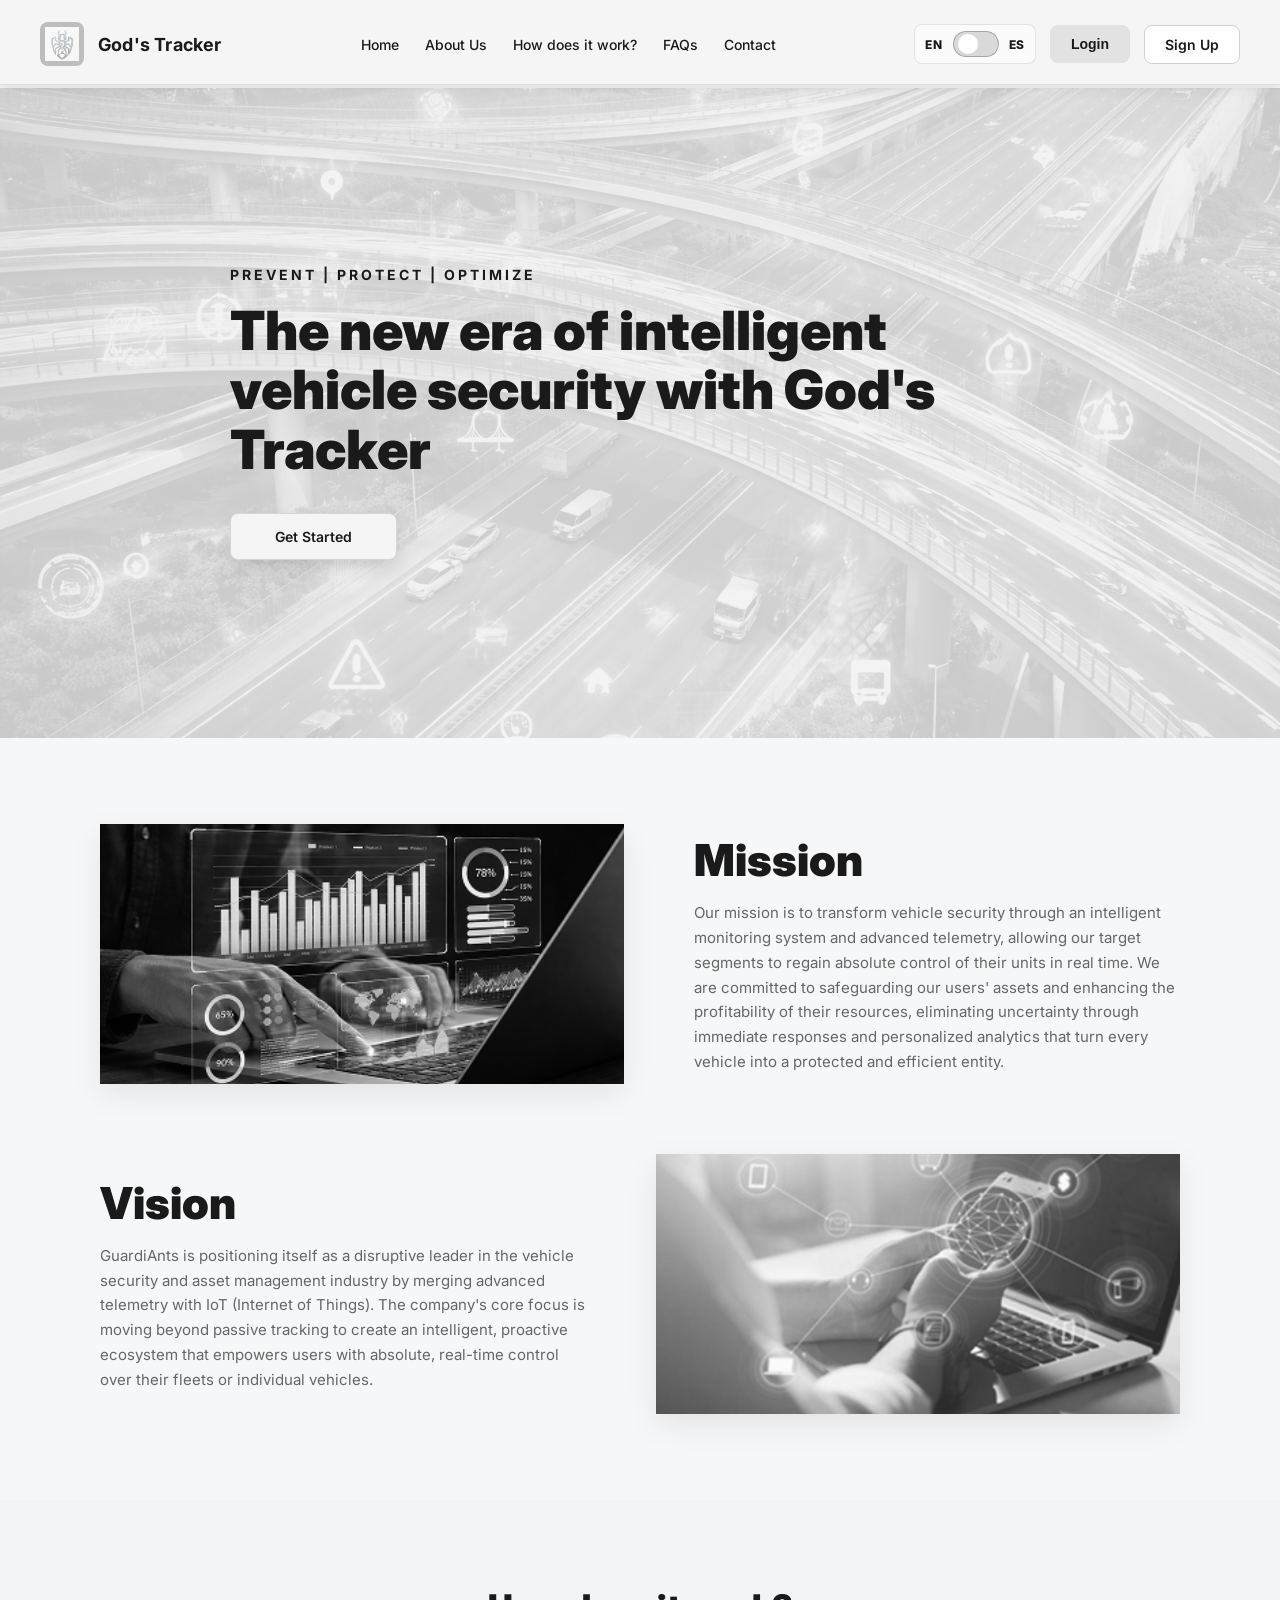
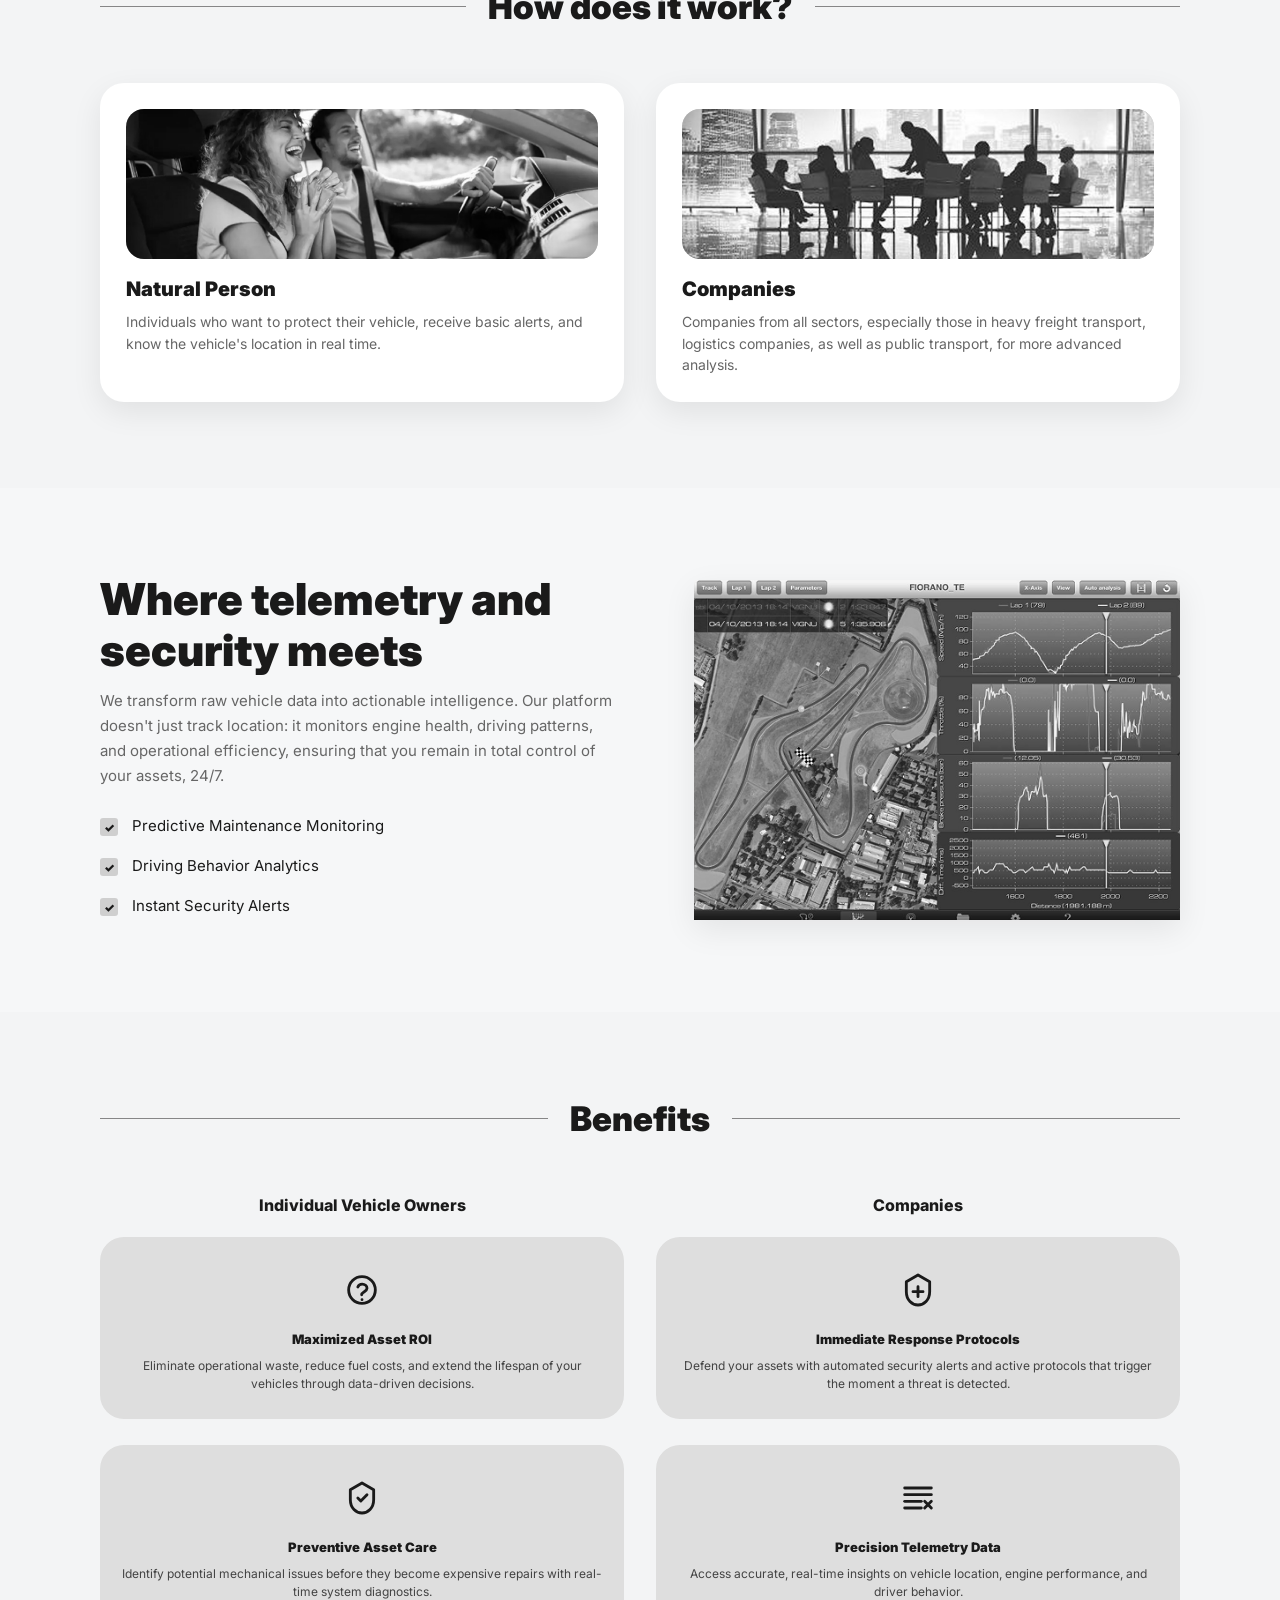
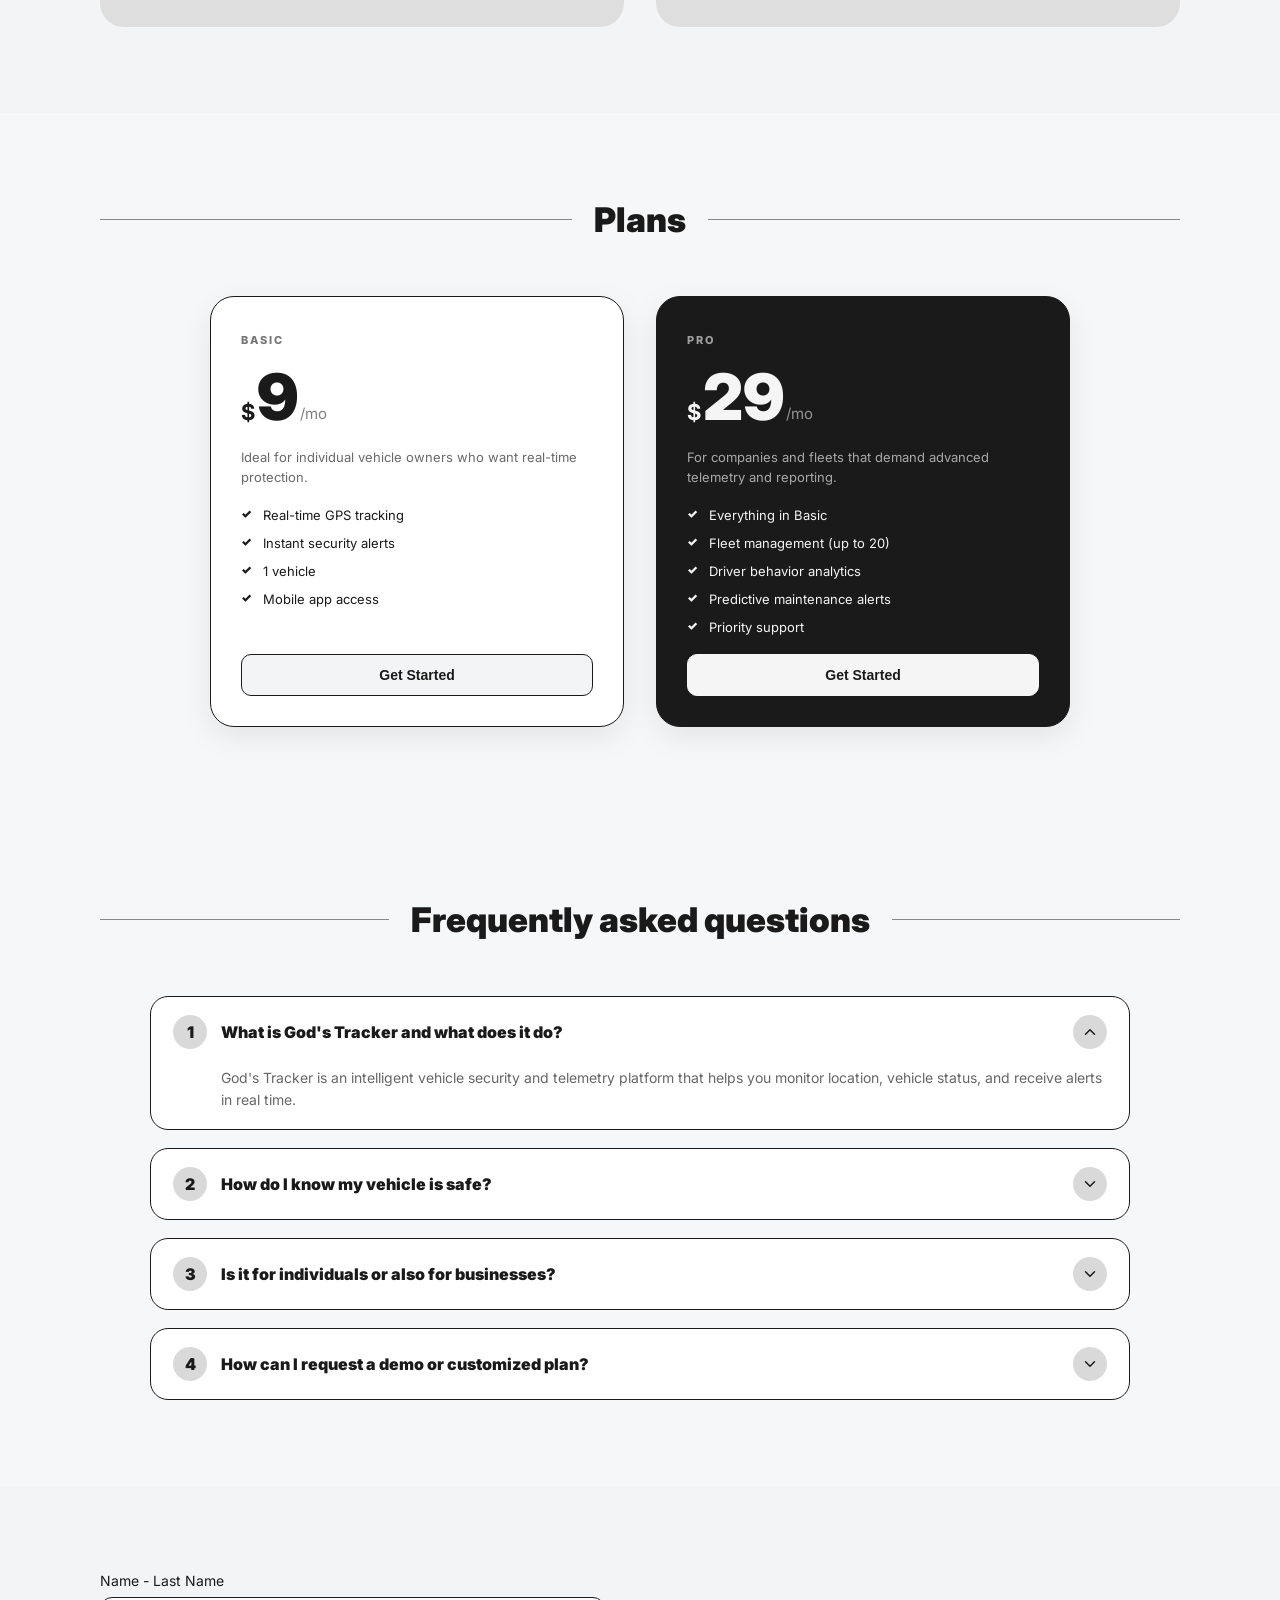
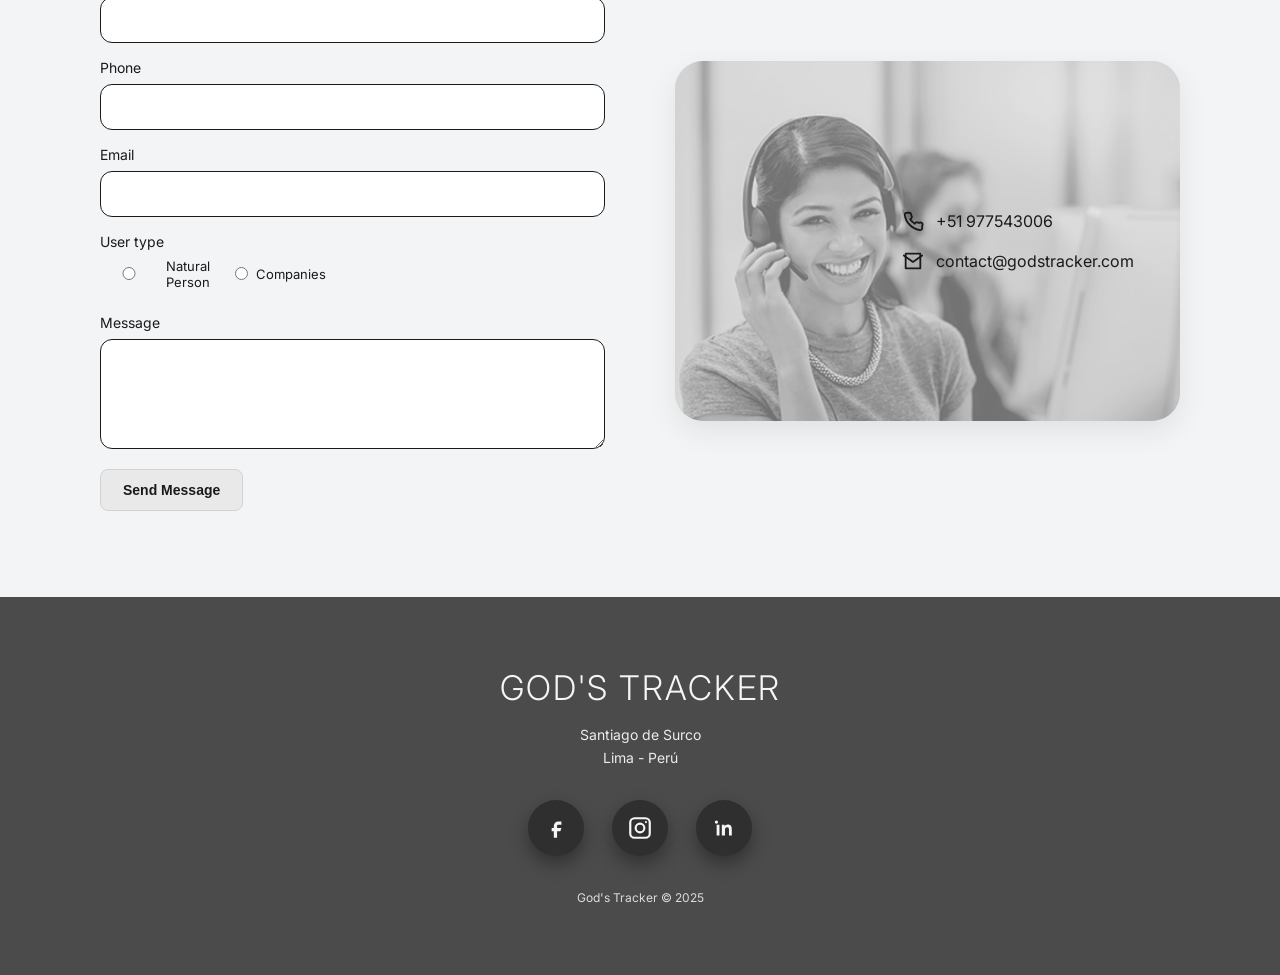
<file: index.html>
<!DOCTYPE html>
<html lang="en">

<head>
    <meta charset="UTF-8">
    <meta name="viewport" content="width=device-width, initial-scale=1.0">
    <link href="https://fonts.googleapis.com/css2?family=Inter:wght@300;400;500;600;700&display=swap" rel="stylesheet">
    <title>God's Tracker - Intelligent Vehicle Security</title>
    <style>
        :root {
            --text: #1a1a1a;
            --muted: #666;
            --bg: #f3f4f5;
            --panel: #fff;
            --panel-muted: #dedede;
            --border: #1a1a1a;
            --shadow: 0 10px 30px rgba(0, 0, 0, 0.08);
        }

        * {
            margin: 0;
            padding: 0;
            box-sizing: border-box;
        }

        html {
            scroll-behavior: smooth;
        }

        body {
            font-family: 'Inter', -apple-system, BlinkMacSystemFont, 'Segoe UI', Roboto, Oxygen, Ubuntu, Cantarell, sans-serif;
            color: var(--text);
            background-color: var(--bg);
        }

        a {
            color: inherit;
        }

        .container {
            max-width: 1200px;
            margin: 0 auto;
            padding: 0 60px;
        }

        section[id] {
            scroll-margin-top: 96px;
        }

        /* Header fijo — siempre visible al hacer scroll */
        .site-header {
            position: fixed;
            top: 0;
            left: 0;
            right: 0;
            width: 100%;
            z-index: 50;
            background: rgba(245, 245, 245, 0.97);
            border-bottom: 1.5px solid rgba(0, 0, 0, 0.09);
            backdrop-filter: blur(8px);
            box-shadow: 0 2px 16px rgba(0,0,0,0.10);
        }

        /* Compensa la altura del header fijo para que el contenido no quede tapado */
        body {
            padding-top: 88px;
        }

        .header-inner {
            display: flex;
            align-items: center;
            justify-content: space-between;
            gap: 28px;
            padding: 22px 0 18px 0;
            min-height: 80px;
        }

        .brand {
            display: flex;
            align-items: center;
            gap: 14px;
            text-decoration: none;
            flex-shrink: 0;
        }

        .brand-mark {
            width: 44px;
            height: 44px;
            background: #bdbdbd;
            border-radius: 8px;
            display: flex;
            align-items: center;
            justify-content: center;
            overflow: hidden;
        }

        .brand-mark img {
            width: 34px;
            height: auto;
            display: block;
        }

        .brand-name {
            font-size: 18px;
            font-weight: 700;
            letter-spacing: 0.2px;
        }

        .site-nav {
            display: flex;
            gap: 26px;
            align-items: center;
            justify-content: center;
            flex: 1;
        }

        .site-nav a {
            text-decoration: none;
            font-size: 14px;
            font-weight: 500;
            white-space: nowrap;
        }

        .site-nav a:hover {
            opacity: 0.75;
        }

        .header-actions {
            display: flex;
            align-items: center;
            gap: 14px;
            flex-shrink: 0;
        }

        /* Overlay for mobile nav */
        .nav-overlay {
            display: none;
            position: fixed;
            top: 0; left: 0; right: 0; bottom: 0;
            background: rgba(0,0,0,0.32);
            z-index: 49;
        }
        .site-header.nav-open + .nav-overlay {
            display: block;
        }

        .btn-menu {
            display: none;
        }

        .lang-switch {
            display: inline-flex;
            align-items: center;
            gap: 10px;
            padding: 6px 10px;
            border-radius: 8px;
            background: rgba(255, 255, 255, 0.6);
            border: 1px solid rgba(0, 0, 0, 0.1);
        }

        .lang-label {
            font-size: 12px;
            font-weight: 800;
            letter-spacing: 0.6px;
        }

        .switch {
            position: relative;
            display: inline-block;
            width: 46px;
            height: 26px;
            flex: 0 0 46px;
        }

        .switch input {
            opacity: 0;
            width: 0;
            height: 0;
        }

        .slider {
            position: absolute;
            cursor: pointer;
            top: 0;
            left: 0;
            right: 0;
            bottom: 0;
            background: #d9d9d9;
            border: 1px solid rgba(0, 0, 0, 0.25);
            transition: 0.2s;
            border-radius: 999px;
        }

        .slider:before {
            position: absolute;
            content: "";
            height: 20px;
            width: 20px;
            left: 3px;
            top: 50%;
            transform: translateY(-50%);
            background: #fff;
            border: 1px solid rgba(0, 0, 0, 0.15);
            transition: 0.2s;
            border-radius: 999px;
        }

        .switch input:checked + .slider:before {
            transform: translate(20px, -50%);
        }

        .switch input:focus-visible + .slider {
            outline: 2px solid rgba(0, 0, 0, 0.5);
            outline-offset: 2px;
        }

        .btn {
            display: inline-flex;
            align-items: center;
            justify-content: center;
            padding: 10px 20px;
            border-radius: 8px;
            border: 1px solid transparent;
            font-size: 14px;
            font-weight: 600;
            cursor: pointer;
            text-decoration: none;
            user-select: none;
            transition: background-color 0.2s ease, transform 0.2s ease;
        }

        .btn:active {
            transform: translateY(1px);
        }

        .btn-login {
            background: #e2e2e2;
            color: var(--text);
        }

        .btn-login:hover {
            background: #d6d6d6;
        }

        .btn-signup {
            background: #fff;
            border-color: #d0d0d0;
            color: var(--text);
        }

        .btn-signup:hover {
            background: #f2f2f2;
        }

        /* Hero */
        .hero {
            min-height: 650px;
            display: flex;
            align-items: center;
            background-color: #d9d9d9;
            background-image: linear-gradient(rgba(245, 245, 245, 0.72), rgba(245, 245, 245, 0.72)), url('assets/hero-bg.png');
            background-size: cover;
            background-position: center;
        }

        .hero-inner {
            padding: 110px 0;
        }

        .hero-tagline {
            font-size: 14px;
            font-weight: 700;
            letter-spacing: 3px;
        }

        .hero-title {
            margin-top: 18px;
            margin-bottom: 34px;
            font-size: 54px;
            font-weight: 900;
            line-height: 1.1;
            max-width: 820px;
        }

        .btn-cta {
            background: #f5f5f5;
            border-color: #d6d6d6;
            padding: 14px 44px;
            box-shadow: 0 10px 20px rgba(0, 0, 0, 0.12);
        }

        .btn-cta:hover {
            background: #ededed;
        }

        /* Sections */
        .section {
            padding: 86px 0;
            background: var(--bg);
        }

        .section--white {
            background: #f6f7f8;
        }

        .split {
            display: grid;
            grid-template-columns: 1.08fr 1fr;
            gap: 70px;
            align-items: center;
        }

        .split + .split {
            margin-top: 70px;
        }

        .split--reverse {
            grid-template-columns: 1fr 1.08fr;
        }

        .copy h2 {
            font-size: 44px;
            font-weight: 900;
            margin-bottom: 14px;
        }

        .copy p {
            font-size: 15px;
            line-height: 1.65;
            color: var(--muted);
            max-width: 560px;
        }

        .media {
            border-radius: 0px;
            overflow: hidden;
            background: #d3d3d3;
            box-shadow: var(--shadow);
            height: 260px;
        }

        .media--tall {
            height: 340px;
        }

        .media img {
            width: 100%;
            height: 100%;
            object-fit: cover;
            display: block;
            filter: grayscale(100%);
        }

        .section-heading {
            display: flex;
            align-items: center;
            gap: 22px;
            margin-bottom: 56px;
        }

        .section-heading::before,
        .section-heading::after {
            content: '';
            flex: 1;
            height: 1px;
            background: rgba(0, 0, 0, 0.45);
        }

        .section-heading h2 {
            font-size: 34px;
            font-weight: 900;
            text-align: center;
        }

        /* How does it work */
        .how-grid {
            display: grid;
            grid-template-columns: repeat(2, 1fr);
            gap: 32px;
        }

        .card {
            background: var(--panel);
            border-radius: 24px;
            padding: 26px;
            box-shadow: var(--shadow);
        }

        .card-image {
            border-radius: 18px;
            overflow: hidden;
            background: #d3d3d3;
            height: 150px;
            margin-bottom: 18px;
        }

        .card-image img {
            width: 100%;
            height: 100%;
            object-fit: cover;
            display: block;
            filter: grayscale(100%);
        }

        .card h3 {
            font-size: 20px;
            font-weight: 900;
            margin-bottom: 10px;
        }

        .card p {
            font-size: 14px;
            color: var(--muted);
            line-height: 1.55;
        }

        /* Telemetry */
        .telemetry-copy h2 {
            font-size: 44px;
            font-weight: 900;
            line-height: 1.15;
            margin-bottom: 14px;
            max-width: 520px;
        }

        .telemetry-copy p {
            font-size: 15px;
            line-height: 1.65;
            color: var(--muted);
            margin-bottom: 18px;
            max-width: 520px;
        }

        .feature-list {
            list-style: none;
        }

        .feature-list li {
            display: flex;
            gap: 14px;
            align-items: flex-start;
            padding: 10px 0;
            font-size: 15px;
            color: var(--text);
        }

        .feature-list li::before {
            content: '✓';
            width: 18px;
            height: 18px;
            border-radius: 3px;
            background: #cfcfcf;
            display: inline-flex;
            align-items: center;
            justify-content: center;
            font-size: 12px;
            font-weight: 900;
            margin-top: 2px;
            flex: 0 0 18px;
        }

        /* Benefits */
        .benefits-columns {
            display: grid;
            grid-template-columns: repeat(2, 1fr);
            gap: 32px;
        }

        .benefits-column h3 {
            text-align: center;
            font-size: 16px;
            font-weight: 800;
            margin-bottom: 22px;
        }

        .benefit-tile {
            background: var(--panel-muted);
            border-radius: 24px;
            padding: 26px 22px;
            text-align: center;
        }

        .benefit-tile + .benefit-tile {
            margin-top: 26px;
        }

        .benefit-icon {
            width: 54px;
            height: 54px;
            margin: 0 auto 14px;
            display: flex;
            align-items: center;
            justify-content: center;
            color: var(--text);
        }

        .benefit-icon svg {
            width: 40px;
            height: 40px;
            display: block;
        }

        .benefit-title {
            font-size: 13px;
            font-weight: 900;
            margin-bottom: 10px;
        }

        .benefit-text {
            font-size: 12px;
            line-height: 1.5;
            color: rgba(0, 0, 0, 0.7);
        }

        /* =============================================
           PRICING SECTION
           ============================================= */
        .pricing-grid {
            display: grid;
            grid-template-columns: repeat(2, 1fr);
            gap: 32px;
            max-width: 860px;
            margin: 0 auto;
        }

        .pricing-card {
            background: var(--panel);
            border: 1.5px solid var(--border);
            border-radius: 24px;
            padding: 36px 30px 30px;
            display: flex;
            flex-direction: column;
            gap: 18px;
            box-shadow: var(--shadow);
            transition: transform 0.2s ease, box-shadow 0.2s ease;
        }

        .pricing-card:hover {
            transform: translateY(-4px);
            box-shadow: 0 18px 40px rgba(0, 0, 0, 0.12);
        }

        .pricing-card--featured {
            background: var(--text);
            color: #f5f5f5;
            border-color: var(--text);
        }

        .pricing-badge {
            font-size: 11px;
            font-weight: 800;
            letter-spacing: 2px;
            text-transform: uppercase;
            opacity: 0.6;
        }

        .pricing-price {
            display: flex;
            align-items: flex-end;
            gap: 2px;
            line-height: 1;
        }

        .pricing-currency {
            font-size: 22px;
            font-weight: 700;
            margin-bottom: 6px;
        }

        .pricing-amount {
            font-size: 64px;
            font-weight: 900;
            line-height: 1;
        }

        .pricing-period {
            font-size: 15px;
            opacity: 0.55;
            margin-bottom: 8px;
        }

        .pricing-desc {
            font-size: 13px;
            line-height: 1.55;
            opacity: 0.65;
            margin: 0;
        }

        .pricing-features {
            list-style: none;
            display: flex;
            flex-direction: column;
            gap: 10px;
            flex: 1;
        }

        .pricing-features li {
            font-size: 13px;
            padding-left: 22px;
            position: relative;
            line-height: 1.4;
        }

        .pricing-features li::before {
            content: '✓';
            position: absolute;
            left: 0;
            font-weight: 900;
            font-size: 12px;
        }

        .btn-pricing {
            background: var(--bg);
            border: 1.5px solid var(--border);
            color: var(--text);
            padding: 12px 20px;
            border-radius: 10px;
            font-size: 14px;
            font-weight: 700;
            cursor: pointer;
            text-align: center;
            transition: background 0.2s ease, transform 0.15s ease;
            margin-top: auto;
            text-decoration: none;
            display: inline-flex;
            align-items: center;
            justify-content: center;
        }

        .btn-pricing:hover {
            background: #e2e2e2;
        }

        .btn-pricing:active {
            transform: translateY(1px);
        }

        .btn-pricing--dark {
            background: #f5f5f5;
            border-color: #f5f5f5;
            color: #1a1a1a;
        }

        .btn-pricing--dark:hover {
            background: #e0e0e0;
        }

        /* =============================================
           LOGIN MODAL
           ============================================= */
        .modal-overlay {
            position: fixed;
            inset: 0;
            background: rgba(0, 0, 0, 0.45);
            z-index: 200;
            display: flex;
            align-items: center;
            justify-content: center;
            padding: 20px;
            backdrop-filter: blur(4px);
            animation: modalFadeIn 0.18s ease;
        }

        .modal-overlay[hidden] {
            display: none;
        }

        @keyframes modalFadeIn {
            from { opacity: 0; }
            to   { opacity: 1; }
        }

        .modal-box {
            background: var(--panel);
            border: 1.5px solid var(--border);
            border-radius: 24px;
            padding: 40px 36px 36px;
            width: 100%;
            max-width: 420px;
            position: relative;
            box-shadow: 0 24px 60px rgba(0, 0, 0, 0.2);
            animation: modalSlideUp 0.2s ease;
        }

        @keyframes modalSlideUp {
            from { transform: translateY(16px); opacity: 0; }
            to   { transform: translateY(0);    opacity: 1; }
        }

        .modal-close {
            position: absolute;
            top: 16px;
            right: 20px;
            background: none;
            border: none;
            font-size: 24px;
            cursor: pointer;
            color: var(--muted);
            line-height: 1;
            padding: 4px 8px;
            border-radius: 6px;
            transition: background 0.15s;
        }

        .modal-close:hover {
            background: var(--bg);
            color: var(--text);
        }

        .modal-title {
            font-size: 24px;
            font-weight: 900;
            margin-bottom: 22px;
        }

        .modal-tabs {
            display: flex;
            gap: 8px;
            margin-bottom: 24px;
            background: var(--bg);
            border-radius: 10px;
            padding: 4px;
        }

        .modal-tab {
            flex: 1;
            padding: 9px 14px;
            border: none;
            background: transparent;
            border-radius: 8px;
            font-size: 13px;
            font-weight: 600;
            cursor: pointer;
            color: var(--muted);
            transition: background 0.15s, color 0.15s;
        }

        .modal-tab--active {
            background: var(--panel);
            color: var(--text);
            box-shadow: 0 2px 8px rgba(0, 0, 0, 0.09);
        }

        .modal-field {
            margin-bottom: 14px;
        }

        .modal-field label {
            display: block;
            font-size: 13px;
            font-weight: 600;
            margin-bottom: 6px;
        }

        .modal-field input {
            width: 100%;
            padding: 12px 14px;
            border: 1.5px solid #d0d0d0;
            border-radius: 10px;
            font-size: 14px;
            font-family: inherit;
            background: #fff;
            outline: none;
            transition: border-color 0.15s;
        }

        .modal-field input:focus {
            border-color: var(--border);
        }

        .modal-field input.input-error {
            border-color: #c0392b;
        }

        .modal-error {
            background: #fde8e8;
            border: 1px solid #f5c6c6;
            border-radius: 10px;
            color: #c0392b;
            font-size: 13px;
            padding: 10px 14px;
            margin-bottom: 14px;
        }

        .modal-error[hidden] {
            display: none;
        }

        .btn-login-submit {
            width: 100%;
            margin-top: 8px;
            padding: 13px 20px;
            background: var(--text);
            color: #f5f5f5;
            border: none;
            border-radius: 10px;
            font-size: 15px;
            font-weight: 700;
            cursor: pointer;
            transition: opacity 0.2s, transform 0.15s;
            font-family: inherit;
        }

        .btn-login-submit:hover {
            opacity: 0.88;
        }

        .btn-login-submit:active {
            transform: translateY(1px);
        }

        /* FAQ */
        .faq-list {
            max-width: 980px;
            margin: 0 auto;
            display: flex;
            flex-direction: column;
            gap: 18px;
        }

        details.faq-item {
            border: 1px solid var(--border);
            border-radius: 18px;
            background: #fff;
            overflow: hidden;
        }

        details.faq-item summary {
            list-style: none;
            cursor: pointer;
            padding: 18px 22px;
            display: flex;
            align-items: center;
            gap: 14px;
        }

        details.faq-item summary::-webkit-details-marker {
            display: none;
        }

        .faq-number {
            width: 34px;
            height: 34px;
            border-radius: 999px;
            background: #d9d9d9;
            display: flex;
            align-items: center;
            justify-content: center;
            font-weight: 900;
            flex: 0 0 34px;
        }

        .faq-question {
            font-weight: 900;
            font-size: 16px;
            flex: 1;
        }

        .faq-chevron {
            width: 34px;
            height: 34px;
            border-radius: 999px;
            background: #d9d9d9;
            display: flex;
            align-items: center;
            justify-content: center;
            flex: 0 0 34px;
        }

        .faq-chevron svg {
            width: 18px;
            height: 18px;
            display: block;
            transition: transform 0.2s ease;
        }

        details.faq-item[open] .faq-chevron svg {
            transform: rotate(180deg);
        }

        .faq-answer {
            padding: 0 22px 18px 70px;
            color: var(--muted);
            font-size: 14px;
            line-height: 1.55;
        }

        /* Contact */
        .contact-grid {
            display: grid;
            grid-template-columns: 1fr 1fr;
            align-items: center;
            gap: 70px;
        }

        .contact-form {
            max-width: 520px;
        }

        .field {
            margin-bottom: 16px;
        }

        .field label,
        .field .field-label {
            display: block;
            font-size: 14px;
            margin-bottom: 8px;
        }

        .field input,
        .field textarea {
            width: 100%;
            padding: 14px 16px;
            border: 1.5px solid var(--border);
            border-radius: 12px;
            background: #fff;
            font-size: 14px;
            outline: none;
        }

        .field textarea {
            min-height: 110px;
            resize: vertical;
        }

        .radio-group {
            display: flex;
            gap: 22px;
            align-items: center;
            flex-wrap: wrap;
        }

        .radio-group label {
            display: inline-flex;
            align-items: center;
            gap: 8px;
            font-size: 13px;
        }

        .btn-send {
            background: #e9e9e9;
            border-color: #d2d2d2;
            color: var(--text);
            padding: 12px 22px;
        }

        .btn-send:hover {
            background: #dedede;
        }

        .contact-card {
            position: relative;
            border-radius: 28px;
            overflow: hidden;
            background: #d3d3d3;
            height: 360px;
            box-shadow: var(--shadow);
        }

        .contact-card img {
            width: 100%;
            height: 100%;
            object-fit: cover;
            display: block;
            filter: grayscale(100%);
            opacity: 0.92;
        }

        .contact-meta {
            position: absolute;
            right: 46px;
            top: 50%;
            transform: translateY(-50%);
            display: flex;
            flex-direction: column;
            gap: 18px;
            align-items: flex-start;
        }

        .meta-item {
            display: flex;
            align-items: center;
            gap: 12px;
            color: var(--text);
        }

        .meta-item a {
            text-decoration: none;
            font-size: 16px;
        }

        .meta-item a:hover {
            text-decoration: underline;
        }

        .meta-icon {
            width: 22px;
            height: 22px;
            display: inline-flex;
            align-items: center;
            justify-content: center;
            flex: 0 0 22px;
        }

        .meta-icon svg {
            width: 22px;
            height: 22px;
            display: block;
        }

        /* Footer */
        .site-footer {
            background: #4b4b4b;
            color: #f5f5f5;
            padding: 70px 0;
            text-align: center;
        }

        .footer-brand {
            font-size: 34px;
            letter-spacing: 2px;
            font-weight: 300;
            margin-bottom: 18px;
        }

        .footer-location {
            font-size: 14px;
            opacity: 0.95;
            margin: 6px 0;
        }

        .footer-social {
            display: flex;
            justify-content: center;
            gap: 28px;
            margin: 34px 0;
        }

        .footer-social a {
            width: 56px;
            height: 56px;
            border-radius: 999px;
            background: #2f2f2f;
            display: inline-flex;
            align-items: center;
            justify-content: center;
            color: #f5f5f5;
            text-decoration: none;
            box-shadow: 0 8px 18px rgba(0, 0, 0, 0.35);
        }

        .footer-social a:hover {
            opacity: 0.9;
        }

        .footer-social svg {
            width: 26px;
            height: 26px;
            display: block;
        }

        .footer-rights {
            font-size: 12px;
            opacity: 0.85;
            margin-top: 10px;
        }

        /* =============================================
           RESPONSIVE — 980px (tablets y abajo)
           ============================================= */
        @media (max-width: 980px) {
            body {
                padding-top: 92px;
            }
            .header-inner {
                gap: 0;
                min-height: 84px;
                padding: 22px 0 18px 0;
            }
            .site-header {
                box-shadow: 0 4px 22px rgba(0,0,0,0.16);
                border-bottom: 2px solid #e0e0e0;
                margin-bottom: 12px;
            }
            .brand-mark { width: 44px; height: 44px; }
            .brand-name { font-size: 17px; }
            .btn-menu { min-width: 52px; min-height: 52px; font-size: 20px; padding: 12px 22px; }
            .lang-switch { min-height: 48px; font-size: 15px; }
            .btn-login, .btn-signup { min-height: 48px; font-size: 16px; padding: 12px 18px; }
            .header-actions { gap: 12px; }

            /* ── Secciones split: pasan a una sola columna ── */
            .split,
            .split.split--reverse {
                grid-template-columns: 1fr;
                gap: 32px;
            }

            /* En split--reverse el texto sube antes de la imagen */
            .split.split--reverse .copy {
                order: -1;
            }

            .split + .split {
                margin-top: 40px;
            }

            .contact-grid {
                grid-template-columns: 1fr;
                gap: 30px;
            }

            .copy h2,
            .telemetry-copy h2 {
                font-size: 34px;
            }

            .how-grid {
                grid-template-columns: 1fr;
            }

            .benefits-columns {
                grid-template-columns: 1fr;
            }

            .contact-meta {
                right: 18px;
            }
        }

        /* =============================================
           RESPONSIVE — 720px (móviles grandes)
           ============================================= */
        @media (max-width: 720px) {
            html, body { overflow-x: hidden; }

            .header-inner {
                justify-content: space-between;
                gap: 0;
            }

            .brand-name { font-size: 16px; }

            .btn-menu {
                display: inline-flex;
                z-index: 51;
            }

            .site-nav {
                display: flex;
                flex-direction: column;
                position: fixed;
                top: 0;
                right: -100vw;
                width: 80vw;
                max-width: 340px;
                height: 100vh;
                background: #fff;
                box-shadow: -2px 0 16px rgba(0,0,0,0.13);
                padding: 90px 28px 28px 28px;
                gap: 28px;
                align-items: flex-start;
                transition: right 0.25s cubic-bezier(.4,0,.2,1);
                z-index: 50;
            }
            .site-header.nav-open .site-nav { right: 0; }
            .site-header:not(.nav-open) .site-nav { pointer-events: none; }

            .site-nav a {
                font-size: 18px;
                padding: 12px 0;
                width: 100%;
                border-radius: 8px;
                text-align: left;
            }
            .site-nav a:active { background: #f3f3f3; }

            .brand { gap: 8px; }
            .brand-mark { width: 36px; height: 36px; }
            .brand-name { font-size: 15px; }

            .header-actions { gap: 8px; }
            .lang-switch { padding: 4px 8px; }

            .btn { padding: 10px 12px; font-size: 14px; }
            .btn-login, .btn-signup { min-width: 80px; }

            .btn-menu {
                position: relative;
                background: #fff;
                border: 1.5px solid #d0d0d0;
                border-radius: 8px;
                font-size: 16px;
                font-weight: 700;
                padding: 8px 18px;
                margin-left: 6px;
            }
            .btn-menu:active { background: #f3f3f3; }

            .site-header { z-index: 52; }
            .nav-overlay { display: none; }
            .site-header.nav-open + .nav-overlay { display: block; }

            .header-actions { order: 2; gap: 10px; flex-wrap: wrap; }
            .btn { padding: 10px 14px; font-size: 13px; }

            .hero { min-height: 520px; }
            .hero-inner { padding: 70px 0; }
            .hero-tagline { letter-spacing: 2px; font-size: 12px; }
            .hero-title { font-size: 34px; margin-bottom: 22px; }
            .btn-cta { padding: 12px 26px; }

            .section { padding: 64px 0; }

            .section-heading { gap: 14px; margin-bottom: 40px; }
            .section-heading h2 { font-size: 28px; }

            .copy h2, .telemetry-copy h2 { font-size: 30px; }
            .copy p, .telemetry-copy p { max-width: none; }

            .media { height: 220px; }
            .media--tall { height: 260px; }

            .pricing-grid {
                grid-template-columns: 1fr;
            }
            .modal-box {
                padding: 32px 22px 28px;
            }

            details.faq-item summary { padding: 16px 16px; }
            .faq-answer { padding: 0 16px 16px 16px; }

            .contact-card { height: 320px; }
            .contact-form { max-width: none; }

            .contact-meta {
                position: static;
                transform: none;
                padding: 14px;
                margin: 14px;
                border-radius: 18px;
                background: rgba(245, 245, 245, 0.92);
            }
            .meta-item a { font-size: 14px; }

            .footer-social { flex-wrap: wrap; gap: 14px; }
        }

        /* =============================================
           RESPONSIVE — 480px (móviles pequeños)
           ============================================= */
        @media (max-width: 480px) {
            body {
                padding-top: 80px;
            }
            .container { padding: 0 16px; }

            section[id] { scroll-margin-top: 170px; }

            .hero { min-height: 460px; }
            .hero-inner { padding: 60px 0; }
            .hero-title { font-size: 28px; }

            .copy h2, .telemetry-copy h2 { font-size: 26px; }

            .copy p,
            .telemetry-copy p,
            .feature-list li { font-size: 14px; }

            .card { padding: 22px; }

            .footer-brand { font-size: 28px; }
            .footer-social a { width: 48px; height: 48px; }
        }
    </style>
</head>

<body>
<header class="site-header">
    <div class="container header-inner">
        <a class="brand" href="#home" aria-label="God's Tracker">
                <span class="brand-mark">
                    <img src="logo guardiants - short.png" alt="">
                </span>
            <span class="brand-name">God's Tracker</span>
        </a>

        <nav id="primaryNav" class="site-nav" aria-label="Primary">
            <a href="#home" data-i18n="headers.home">Home</a>
            <a href="#about" data-i18n="headers.about">About Us</a>
            <a href="#how" data-i18n="headers.how">How does it work?</a>
            <a href="#faq" data-i18n="headers.faq">FAQs</a>
            <a href="#contact" data-i18n="headers.contact">Contact</a>
        </nav>

        <div class="header-actions">
            <button class="btn-menu" id="menuToggle" aria-expanded="false" aria-controls="primaryNav">☰</button>
            <div class="lang-switch" role="group" aria-label="Language">
                <span class="lang-label" aria-hidden="true">EN</span>
                <label class="switch">
                    <input id="langToggle" type="checkbox" aria-label="Toggle language">
                    <span class="slider"></span>
                </label>
                <span class="lang-label" aria-hidden="true">ES</span>
            </div>
            <button class="btn btn-login" id="loginBtn" data-i18n="cta.login">Login</button>
            <a class="btn btn-signup" href="#" data-i18n="cta.signup">Sign Up</a>
        </div>
    </div>
    <div class="nav-overlay"></div>
</header>

<main>
    <section class="hero" id="home">
        <div class="container hero-inner">
            <p class="hero-tagline" data-i18n="heroSection.tagline">PREVENT | PROTECT | OPTIMIZE</p>
            <h1 class="hero-title" data-i18n="heroSection.slogan">The new era of intelligent vehicle security with God's Tracker</h1>
            <a class="btn btn-cta" href="#contact" data-i18n="heroSection.cta">Get Started</a>
        </div>
    </section>

    <section class="section section--white" id="about">
        <div class="container">
            <div class="split">
                <div class="media">
                    <img src="assets/mission.png" alt="Mission" loading="lazy" onerror="this.style.display='none'">
                </div>
                <div class="copy">
                    <h2 data-i18n="mission.title">Mission</h2>
                    <p data-i18n="mission.content">Our mission is to transform vehicle security through an intelligent monitoring system and advanced telemetry, allowing our target segments to regain absolute control of their units in real time.</p>
                </div>
            </div>

            <div class="split split--reverse">
                <div class="copy">
                    <h2 data-i18n="vision.title">Vision</h2>
                    <p data-i18n="vision.content">GuardiAnts is positioning itself as a disruptive leader in the vehicle security and asset management industry by merging advanced telemetry with IoT (Internet of Things).</p>
                </div>
                <div class="media">
                    <img src="assets/vision.png" alt="Vision" loading="lazy" onerror="this.style.display='none'">
                </div>
            </div>
        </div>
    </section>

    <section class="section" id="how">
        <div class="container">
            <div class="section-heading">
                <h2 data-i18n="howdoesitworkSection.title">How does it work?</h2>
            </div>

            <div class="how-grid">
                <article class="card">
                    <div class="card-image">
                        <img src="assets/how-natural-person.png" alt="Natural Person" loading="lazy" onerror="this.style.display='none'">
                    </div>
                    <h3 data-i18n="howdoesitworkSection.segment1.title">Natural Person</h3>
                    <p data-i18n="howdoesitworkSection.segment1.description">Individuals who want to protect their vehicle, receive basic alerts, and know the vehicle's location in real time.</p>
                </article>

                <article class="card">
                    <div class="card-image">
                        <img src="assets/how-companies.png" alt="Companies" loading="lazy" onerror="this.style.display='none'">
                    </div>
                    <h3 data-i18n="howdoesitworkSection.segment2.title">Companies</h3>
                    <p data-i18n="howdoesitworkSection.segment2.description">Companies from all sectors, especially those in heavy freight transport, logistics companies, as well as public transport, for more advanced analysis.</p>
                </article>
            </div>
        </div>
    </section>

    <section class="section section--white" id="telemetry">
        <div class="container">
            <div class="split">
                <div class="telemetry-copy">
                    <h2 data-i18n="telemetrySection.title">Where telemetry and security meets</h2>
                    <p data-i18n="telemetrySection.content">We transform raw vehicle data into actionable intelligence. Our platform doesn't just track location: it monitors engine health, driving patterns, and operational efficiency.</p>
                    <ul class="feature-list">
                        <li data-i18n="telemetrySection.bullet1">Predictive Maintenance Monitoring</li>
                        <li data-i18n="telemetrySection.bullet2">Driving Behavior Analytics</li>
                        <li data-i18n="telemetrySection.bullet3">Instant Security Alerts</li>
                    </ul>
                </div>
                <div class="media media--tall">
                    <img src="assets/telemetry-dashboard.png" alt="Telemetry dashboard" loading="lazy" onerror="this.style.display='none'">
                </div>
            </div>
        </div>
    </section>

    <section class="section" id="benefits">
        <div class="container">
            <div class="section-heading">
                <h2 data-i18n="benefits.title">Benefits</h2>
            </div>

            <div class="benefits-columns">
                <div class="benefits-column">
                    <h3 data-i18n="benefits.columns.0.title">Individual Vehicle Owners</h3>

                    <div class="benefit-tile">
                        <div class="benefit-icon" aria-hidden="true">
                            <svg viewBox="0 0 24 24" fill="none" stroke="currentColor" stroke-width="1.7" stroke-linecap="round" stroke-linejoin="round">
                                <circle cx="12" cy="12" r="8"></circle>
                                <path d="M9.5 10.2c.4-1 1.4-1.7 2.6-1.7 1.6 0 2.9 1.1 2.9 2.5 0 2-3.2 2-3.2 3.9"></path>
                                <path d="M12 17.8h.01"></path>
                            </svg>
                        </div>
                        <div class="benefit-title" data-i18n="benefits.columns.0.cards.0.title">Maximized Asset ROI</div>
                        <div class="benefit-text" data-i18n="benefits.columns.0.cards.0.description">Eliminate operational waste and extend vehicle lifespan through data-driven decisions.</div>
                    </div>

                    <div class="benefit-tile">
                        <div class="benefit-icon" aria-hidden="true">
                            <svg viewBox="0 0 24 24" fill="none" stroke="currentColor" stroke-width="1.7" stroke-linecap="round" stroke-linejoin="round">
                                <path d="M12 3l7 4v6c0 5-3.5 8-7 8s-7-3-7-8V7l7-4z"></path>
                                <path d="M9.5 12l1.8 1.8L15 10"></path>
                            </svg>
                        </div>
                        <div class="benefit-title" data-i18n="benefits.columns.0.cards.1.title">Preventive Asset Care</div>
                        <div class="benefit-text" data-i18n="benefits.columns.0.cards.1.description">Identify potential mechanical issues before they become costly repairs.</div>
                    </div>
                </div>

                <div class="benefits-column">
                    <h3 data-i18n="benefits.columns.1.title">Companies</h3>

                    <div class="benefit-tile">
                        <div class="benefit-icon" aria-hidden="true">
                            <svg viewBox="0 0 24 24" fill="none" stroke="currentColor" stroke-width="1.7" stroke-linecap="round" stroke-linejoin="round">
                                <path d="M12 3l7 4v6c0 5-3.5 8-7 8s-7-3-7-8V7l7-4z"></path>
                                <path d="M9 13h6"></path>
                                <path d="M12 10v6"></path>
                            </svg>
                        </div>
                        <div class="benefit-title" data-i18n="benefits.columns.1.cards.0.title">Immediate Response Protocols</div>
                        <div class="benefit-text" data-i18n="benefits.columns.1.cards.0.description">Defend your assets with automated alerts and active protocols that trigger the moment a threat is detected.</div>
                    </div>

                    <div class="benefit-tile">
                        <div class="benefit-icon" aria-hidden="true">
                            <svg viewBox="0 0 24 24" fill="none" stroke="currentColor" stroke-width="1.7" stroke-linecap="round" stroke-linejoin="round">
                                <path d="M4 6h16"></path>
                                <path d="M4 10h16"></path>
                                <path d="M4 14h10"></path>
                                <path d="M4 18h10"></path>
                                <path d="M16 14l4 4"></path>
                                <path d="M20 14l-4 4"></path>
                            </svg>
                        </div>
                        <div class="benefit-title" data-i18n="benefits.columns.1.cards.1.title">Precision Telemetry Data</div>
                        <div class="benefit-text" data-i18n="benefits.columns.1.cards.1.description">Access accurate, real-time insights on vehicle location, engine performance, and driver behavior.</div>
                    </div>
                </div>
            </div>
        </div>
    </section>

    <section class="section section--white" id="pricing">
        <div class="container">
            <div class="section-heading">
                <h2 data-i18n="pricing.title">Plans</h2>
            </div>
            <div class="pricing-grid">

                <div class="pricing-card">
                    <div class="pricing-badge" data-i18n="pricing.basic.badge">Basic</div>
                    <div class="pricing-price">
                        <span class="pricing-currency">$</span>
                        <span class="pricing-amount" data-i18n="pricing.basic.price">9</span>
                        <span class="pricing-period" data-i18n="pricing.basic.period">/mo</span>
                    </div>
                    <p class="pricing-desc" data-i18n="pricing.basic.desc">
                        Ideal for individual vehicle owners who want real-time protection.
                    </p>
                    <ul class="pricing-features">
                        <li data-i18n="pricing.basic.f1">Real-time GPS tracking</li>
                        <li data-i18n="pricing.basic.f2">Instant security alerts</li>
                        <li data-i18n="pricing.basic.f3">1 vehicle</li>
                        <li data-i18n="pricing.basic.f4">Mobile app access</li>
                    </ul>
                    <button class="btn btn-pricing" data-i18n="pricing.cta" data-plan="basic">Get Started</button>
                </div>

                <div class="pricing-card pricing-card--featured">
                    <div class="pricing-badge" data-i18n="pricing.pro.badge">Pro</div>
                    <div class="pricing-price">
                        <span class="pricing-currency">$</span>
                        <span class="pricing-amount" data-i18n="pricing.pro.price">29</span>
                        <span class="pricing-period" data-i18n="pricing.pro.period">/mo</span>
                    </div>
                    <p class="pricing-desc" data-i18n="pricing.pro.desc">
                        For companies and fleets that demand advanced telemetry and reporting.
                    </p>
                    <ul class="pricing-features">
                        <li data-i18n="pricing.pro.f1">Everything in Basic</li>
                        <li data-i18n="pricing.pro.f2">Fleet management (up to 20)</li>
                        <li data-i18n="pricing.pro.f3">Driver behavior analytics</li>
                        <li data-i18n="pricing.pro.f4">Predictive maintenance alerts</li>
                        <li data-i18n="pricing.pro.f5">Priority support</li>
                    </ul>
                    <button class="btn btn-pricing btn-pricing--dark" data-i18n="pricing.cta" data-plan="pro">Get Started</button>
                </div>

            </div>
        </div>
    </section>

    <section class="section section--white" id="faq">
        <div class="container">
            <div class="section-heading">
                <h2 data-i18n="faq.title">Frequently asked questions</h2>
            </div>

            <div class="faq-list">
                <details class="faq-item" open>
                    <summary>
                        <span class="faq-number">1</span>
                        <span class="faq-question" data-i18n="faq.items.0.question">What is God's Tracker?</span>
                        <span class="faq-chevron" aria-hidden="true">
                                <svg viewBox="0 0 24 24" fill="none" stroke="currentColor" stroke-width="2" stroke-linecap="round" stroke-linejoin="round">
                                    <path d="M6 9l6 6 6-6"></path>
                                </svg>
                            </span>
                    </summary>
                    <div class="faq-answer" data-i18n="faq.items.0.answer">A revolutionary app made to transform vehicle security through an intelligent monitoring system and advanced telemetry.</div>
                </details>

                <details class="faq-item">
                    <summary>
                        <span class="faq-number">2</span>
                        <span class="faq-question" data-i18n="faq.items.1.question">What is God's Tracker?</span>
                        <span class="faq-chevron" aria-hidden="true">
                                <svg viewBox="0 0 24 24" fill="none" stroke="currentColor" stroke-width="2" stroke-linecap="round" stroke-linejoin="round">
                                    <path d="M6 9l6 6 6-6"></path>
                                </svg>
                            </span>
                    </summary>
                    <div class="faq-answer" data-i18n="faq.items.1.answer">God's Tracker provides real-time alerts, location visibility, and telemetry insights to keep you in control.</div>
                </details>

                <details class="faq-item">
                    <summary>
                        <span class="faq-number">3</span>
                        <span class="faq-question" data-i18n="faq.items.2.question">What is God's Tracker?</span>
                        <span class="faq-chevron" aria-hidden="true">
                                <svg viewBox="0 0 24 24" fill="none" stroke="currentColor" stroke-width="2" stroke-linecap="round" stroke-linejoin="round">
                                    <path d="M6 9l6 6 6-6"></path>
                                </svg>
                            </span>
                    </summary>
                    <div class="faq-answer" data-i18n="faq.items.2.answer">Designed for individuals, companies, and public-sector use cases that require reliable monitoring.</div>
                </details>

                <details class="faq-item">
                    <summary>
                        <span class="faq-number">4</span>
                        <span class="faq-question" data-i18n="faq.items.3.question">What is God's Tracker?</span>
                        <span class="faq-chevron" aria-hidden="true">
                                <svg viewBox="0 0 24 24" fill="none" stroke="currentColor" stroke-width="2" stroke-linecap="round" stroke-linejoin="round">
                                    <path d="M6 9l6 6 6-6"></path>
                                </svg>
                            </span>
                    </summary>
                    <div class="faq-answer" data-i18n="faq.items.3.answer">If you need a tailored deployment, contact us and we can help you plan the right setup.</div>
                </details>
            </div>
        </div>
    </section>

    <section class="section" id="contact">
        <div class="container">
            <div class="contact-grid">
                <form class="contact-form" action="#" method="post">
                    <div class="field">
                        <label for="fullName" data-i18n="contact.form.nameLabel">Name - Last Name</label>
                        <input id="fullName" name="fullName" type="text" autocomplete="name">
                    </div>

                    <div class="field">
                        <label for="phone" data-i18n="contact.form.phoneLabel">Phone</label>
                        <input id="phone" name="phone" type="tel" autocomplete="tel">
                    </div>

                    <div class="field">
                        <label for="email" data-i18n="contact.form.emailLabel">Email</label>
                        <input id="email" name="email" type="email" autocomplete="email">
                    </div>

                    <div class="field">
                        <span class="field-label" data-i18n="contact.form.userTypeLabel">User type</span>
                        <div class="radio-group">
                            <label>
                                <input type="radio" name="userType" value="natural">
                                <span data-i18n="contact.form.userTypeNatural">Natural Person</span>
                            </label>
                            <label>
                                <input type="radio" name="userType" value="companies">
                                <span data-i18n="contact.form.userTypeCompanies">Companies</span>
                            </label>
                        </div>
                    </div>

                    <div class="field">
                        <label for="message" data-i18n="contact.form.messageLabel">Message</label>
                        <textarea id="message" name="message"></textarea>
                    </div>

                    <button class="btn btn-send" type="submit" data-i18n="contact.form.submit">Send Message</button>
                </form>

                <div class="contact-card">
                    <img src="assets/contact.png" alt="Contact" loading="lazy" onerror="this.style.display='none'">
                    <div class="contact-meta">
                        <div class="meta-item">
                                <span class="meta-icon" aria-hidden="true">
                                    <svg viewBox="0 0 24 24" fill="none" stroke="currentColor" stroke-width="2" stroke-linecap="round" stroke-linejoin="round">
                                        <path d="M22 16.9v3a2 2 0 0 1-2.2 2A19.7 19.7 0 0 1 3 5.2 2 2 0 0 1 5 3h3a2 2 0 0 1 2 1.7c.1.8.3 1.6.6 2.3a2 2 0 0 1-.5 2.1L9 10a16 16 0 0 0 5 5l.9-1.1a2 2 0 0 1 2.1-.5c.7.3 1.5.5 2.3.6A2 2 0 0 1 22 16.9z"></path>
                                    </svg>
                                </span>
                            <a href="tel:+51977543006" data-i18n="contact.info.phone">+51 977543006</a>
                        </div>

                        <div class="meta-item">
                                <span class="meta-icon" aria-hidden="true">
                                    <svg viewBox="0 0 24 24" fill="none" stroke="currentColor" stroke-width="2" stroke-linecap="round" stroke-linejoin="round">
                                        <path d="M4 4h16v16H4z"></path>
                                        <path d="M22 6 12 13 2 6"></path>
                                    </svg>
                                </span>
                            <a href="mailto:contact@godstracker.com" data-i18n="contact.info.email">contact@godstracker.com</a>
                        </div>
                    </div>
                </div>
            </div>
        </div>
    </section>
</main>

<footer class="site-footer">
    <div class="container">
        <div class="footer-brand" data-i18n="footer.brand">GOD'S TRACKER</div>
        <div class="footer-location" data-i18n="footer.location1">Santiago de Surco</div>
        <div class="footer-location" data-i18n="footer.location2">Lima - Perú</div>

        <div class="footer-social" aria-label="Social links">
            <a href="https://www.facebook.com" aria-label="Facebook">
                <svg viewBox="0 0 24 24" fill="currentColor" aria-hidden="true">
                    <path d="M14 9h3V6h-3c-2.2 0-4 1.8-4 4v2H8v3h2v6h3v-6h3l1-3h-4v-2c0-.6.4-1 1-1z" />
                </svg>
            </a>
            <a href="https://www.instagram.com/" aria-label="Instagram">
                <svg viewBox="0 0 24 24" fill="none" stroke="currentColor" stroke-width="2" stroke-linecap="round" stroke-linejoin="round" aria-hidden="true">
                    <rect x="3" y="3" width="18" height="18" rx="4" />
                    <circle cx="12" cy="12" r="4" />
                    <path d="M17.5 6.5h.01" />
                </svg>
            </a>
            <a href="https://pe.linkedin.com/" aria-label="LinkedIn">
                <svg viewBox="0 0 24 24" fill="currentColor" aria-hidden="true">
                    <path d="M6.5 6.5A1.5 1.5 0 1 1 5 5a1.5 1.5 0 0 1 1.5 1.5zM5.2 9H7.8v10H5.2V9zM10 9h2.5v1.4h.1c.4-.8 1.4-1.6 2.9-1.6 3.1 0 3.7 2 3.7 4.7V19h-2.6v-5c0-1.2 0-2.7-1.7-2.7-1.7 0-2 1.3-2 2.6V19H10V9z" />
                </svg>
            </a>
        </div>

        <div class="footer-rights" data-i18n="rights.content">God's Tracker © 2025</div>
    </div>
</footer>

<div id="loginModal" class="modal-overlay" role="dialog" aria-modal="true" aria-labelledby="modalTitle" hidden>
    <div class="modal-box">
        <button class="modal-close" id="modalClose" aria-label="Close">&times;</button>

        <h2 class="modal-title" id="modalTitle" data-i18n="login.title">Sign In</h2>

        <div class="modal-tabs">
            <button class="modal-tab modal-tab--active" data-tab="natural" data-i18n="login.tabNatural">
                Natural Person
            </button>
            <button class="modal-tab" data-tab="company" data-i18n="login.tabCompany">
                Company
            </button>
        </div>

        <div id="loginError" class="modal-error" hidden></div>

        <div class="modal-field">
            <label for="loginEmail" data-i18n="login.emailLabel">Email</label>
            <input id="loginEmail" type="email" autocomplete="email" placeholder="you@example.com">
        </div>
        <div class="modal-field">
            <label for="loginPassword" data-i18n="login.passwordLabel">Password</label>
            <input id="loginPassword" type="password" autocomplete="current-password" placeholder="••••••••">
        </div>

        <button class="btn btn-login-submit" id="loginSubmit" data-i18n="login.submit">Sign In</button>
    </div>
</div>

<script src="./i18n/en.js"></script>
<script src="./i18n/es.js"></script>

<script>
    const i18nConfig = { defaultLanguage: 'en', supportedLanguages: ['en', 'es'] };
    let translations = { en: {}, es: {} };

    function getNestedValue(obj, path) {
        if (!obj || Object.keys(obj).length === 0) return null;
        return path.split('.').reduce((current, prop) => current?.[prop], obj);
    }

    function applyTranslations(language) {
        if (Object.keys(translations[language]).length === 0) return;
        document.querySelectorAll('[data-i18n]').forEach(element => {
            const key = element.getAttribute('data-i18n');
            const text = getNestedValue(translations[language], key);
            if (text) element.innerHTML = text;
        });
    }

    function setLanguage(language) {
        if (!i18nConfig.supportedLanguages.includes(language)) language = i18nConfig.defaultLanguage;
        localStorage.setItem('language', language);
        document.documentElement.lang = language;
        applyTranslations(language);
        const langToggle = document.getElementById('langToggle');
        if (langToggle instanceof HTMLInputElement) langToggle.checked = language === 'es';
    }

    function resolveInitialLanguage() {
        const saved = localStorage.getItem('language');
        const browser = (navigator.language || '').toLowerCase().startsWith('es') ? 'es' : 'en';
        return saved || browser || i18nConfig.defaultLanguage;
    }

    function applyInlineFallbackTranslations() {
        const inline = window.__i18n;
        if (inline && inline.en && inline.es) {
            translations.en = inline.en;
            translations.es = inline.es;
            return true;
        }
        return false;
    }

    async function loadTranslations() {
        const initialLanguage = resolveInitialLanguage();
        try {
            const cb = new Date().getTime();
            const [enRes, esRes] = await Promise.all([
                fetch(`./i18n/en.json?v=${cb}`),
                fetch(`./i18n/es.json?v=${cb}`)
            ]);
            if (!enRes.ok || !esRes.ok) throw new Error('HTTP error');
            translations.en = await enRes.json();
            translations.es = await esRes.json();
            setLanguage(initialLanguage);
        } catch (error) {
            if (applyInlineFallbackTranslations()) { setLanguage(initialLanguage); return; }
            console.error('Error cargando traducciones:', error);
        }
    }

    document.addEventListener('DOMContentLoaded', () => {
        loadTranslations().then(() => {
            const siteHeader = document.querySelector('.site-header');

            document.querySelector('.nav-overlay')?.addEventListener('click', () => {
                siteHeader.classList.remove('nav-open');
            });

            const menuToggle = document.getElementById('menuToggle');
            if (siteHeader && menuToggle instanceof HTMLButtonElement) {
                const setMenuOpen = (open) => {
                    siteHeader.classList.toggle('nav-open', open);
                    menuToggle.setAttribute('aria-expanded', open ? 'true' : 'false');
                };
                menuToggle.addEventListener('click', () => setMenuOpen(!siteHeader.classList.contains('nav-open')));
                document.querySelectorAll('#primaryNav a[href^="#"]').forEach(link => {
                    link.addEventListener('click', () => setMenuOpen(false));
                });
                window.addEventListener('resize', () => { if (window.innerWidth > 720) setMenuOpen(false); });
            }

            const langToggle = document.getElementById('langToggle');
            if (langToggle instanceof HTMLInputElement) {
                langToggle.addEventListener('change', () => setLanguage(langToggle.checked ? 'es' : 'en'));
            }

            document.querySelectorAll('details.faq-item').forEach(item => {
                item.addEventListener('toggle', () => {
                    if (!item.open) return;
                    document.querySelectorAll('details.faq-item').forEach(other => {
                        if (other !== item) other.open = false;
                    });
                });
            });
        });
    });

    /* =============================================
       MODAL — Login
       ============================================= */
    (function () {
        const APP_URL = 'https://godstracker.netlify.app/login';        // Referencias al DOM
        const modal       = document.getElementById('loginModal');
        const loginBtn    = document.getElementById('loginBtn');
        const closeBtn    = document.getElementById('modalClose');
        const submitBtn   = document.getElementById('loginSubmit');
        const emailInput  = document.getElementById('loginEmail');
        const passInput   = document.getElementById('loginPassword');
        const errorBox    = document.getElementById('loginError');
        const tabs        = document.querySelectorAll('.modal-tab');

        let activeProfile = 'natural'; // 'natural' | 'company'

        // Abrir / cerrar modal
        function openModal() {
            modal.hidden = false;
            document.body.style.overflow = 'hidden';
            emailInput.focus();
        }

        function closeModal() {
            modal.hidden = true;
            document.body.style.overflow = '';
            clearErrors();
            emailInput.value = '';
            passInput.value  = '';
        }

        // Mostrar error
        function showError(msg) {
            errorBox.textContent = msg;
            errorBox.hidden = false;
        }

        function clearErrors() {
            errorBox.hidden = true;
            emailInput.classList.remove('input-error');
            passInput.classList.remove('input-error');
        }

        // Validación básica
        function validate() {
            clearErrors();
            const email = emailInput.value.trim();
            const pass  = passInput.value;
            const lang  = document.documentElement.lang || 'en';

            const msgs = {
                en: { email: 'Please enter a valid email.', pass: 'Password must be at least 6 characters.' },
                es: { email: 'Por favor ingresa un email válido.', pass: 'La contraseña debe tener al menos 6 caracteres.' }
            };
            const m = msgs[lang] || msgs.en;

            const emailOk = /^[^\s@]+@[^\s@]+\.[^\s@]+$/.test(email);
            if (!emailOk) {
                emailInput.classList.add('input-error');
                showError(m.email);
                return false;
            }
            if (pass.length < 6) {
                passInput.classList.add('input-error');
                showError(m.pass);
                return false;
            }
            return true;
        }

        // Simulación de login + redirección
        function handleLogin() {
            if (!validate()) return;

            submitBtn.disabled   = true;
            submitBtn.textContent = '...';

            // Simula latencia de red (800 ms) y redirige
            setTimeout(() => {
                window.location.href = APP_URL;
            }, 800);
        }

        // Tabs de perfil
        tabs.forEach(tab => {
            tab.addEventListener('click', () => {
                tabs.forEach(t => t.classList.remove('modal-tab--active'));
                tab.classList.add('modal-tab--active');
                activeProfile = tab.dataset.tab;
            });
        });

        // Eventos
        loginBtn?.addEventListener('click',  openModal);
        closeBtn?.addEventListener('click',  closeModal);
        submitBtn?.addEventListener('click', handleLogin);

        // Cerrar con Escape o clic en overlay
        modal?.addEventListener('click', e => { if (e.target === modal) closeModal(); });
        document.addEventListener('keydown', e => { if (e.key === 'Escape' && !modal.hidden) closeModal(); });

        // Botones de pricing → abren el modal
        document.querySelectorAll('.btn-pricing').forEach(btn => {
            btn.addEventListener('click', (e) => {
                e.preventDefault();
                openModal();
            });
        });
    })();
</script>
</body>
</html>
</file>
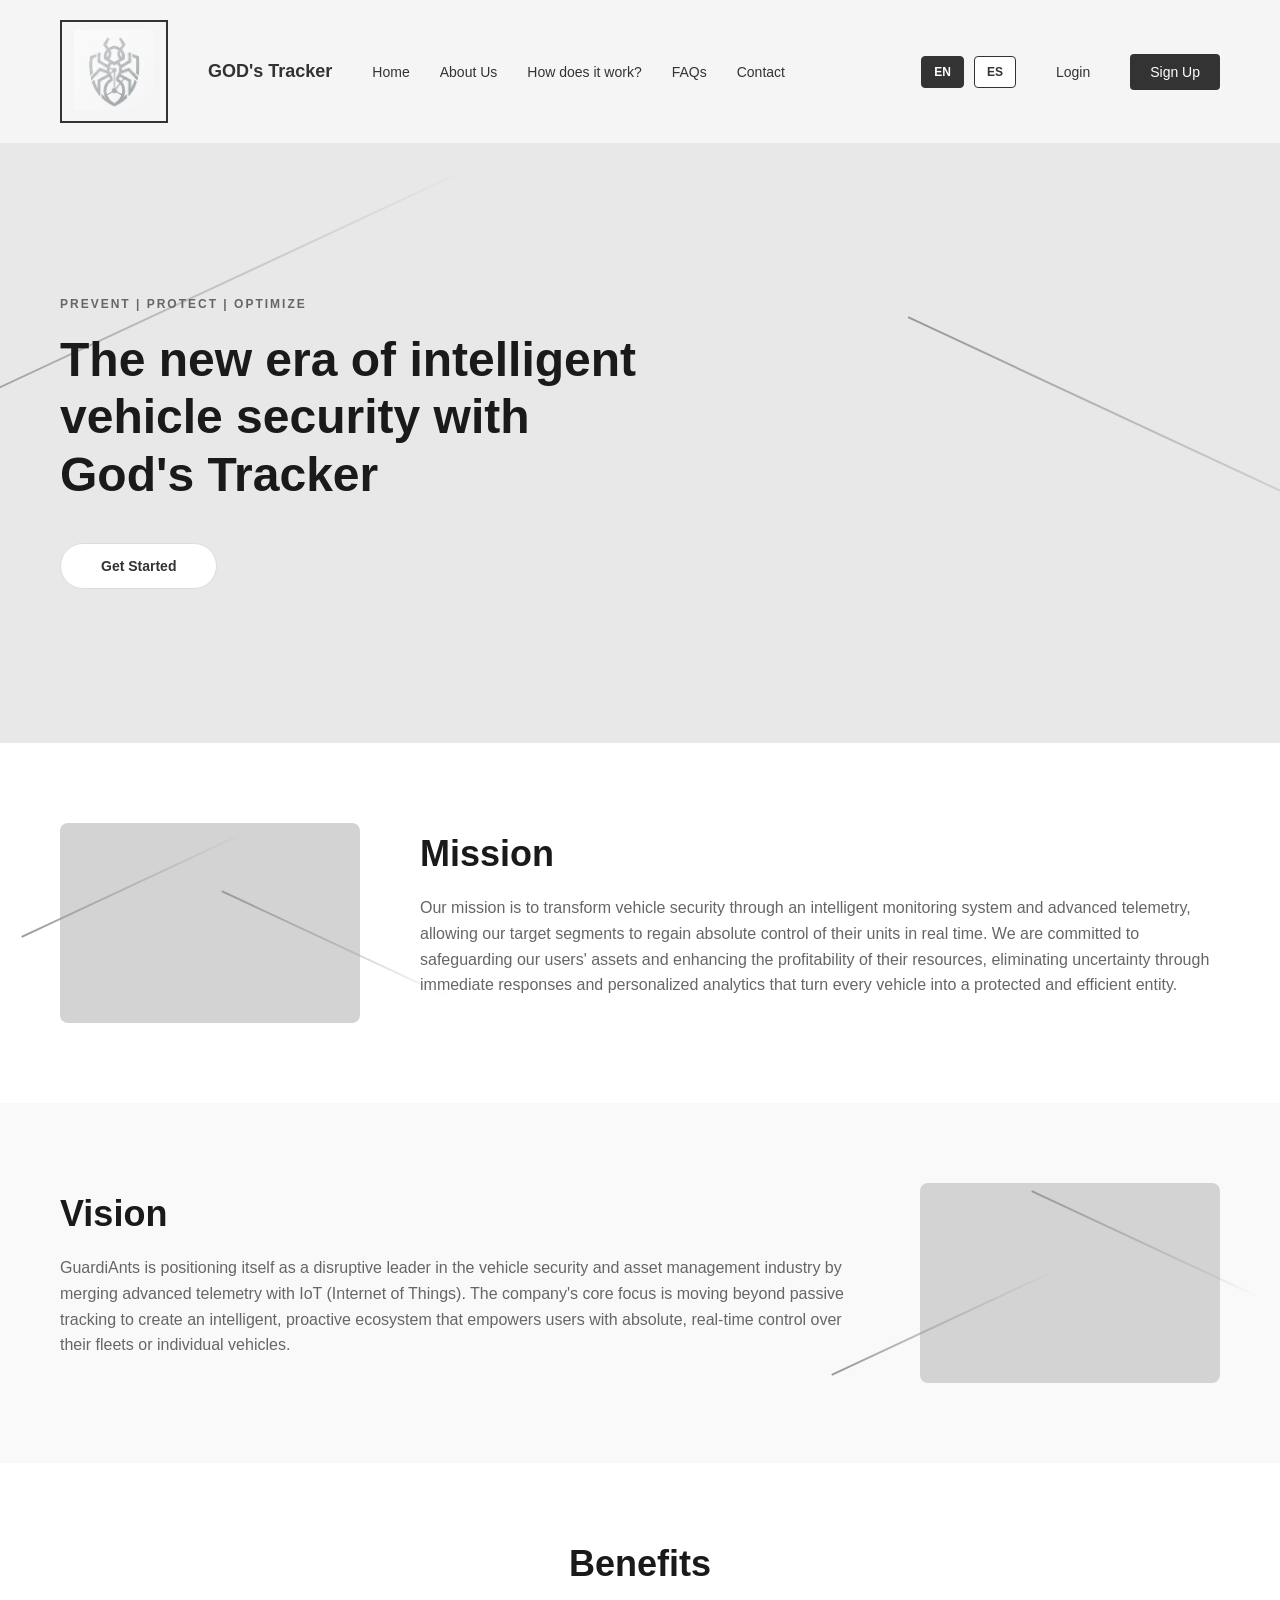
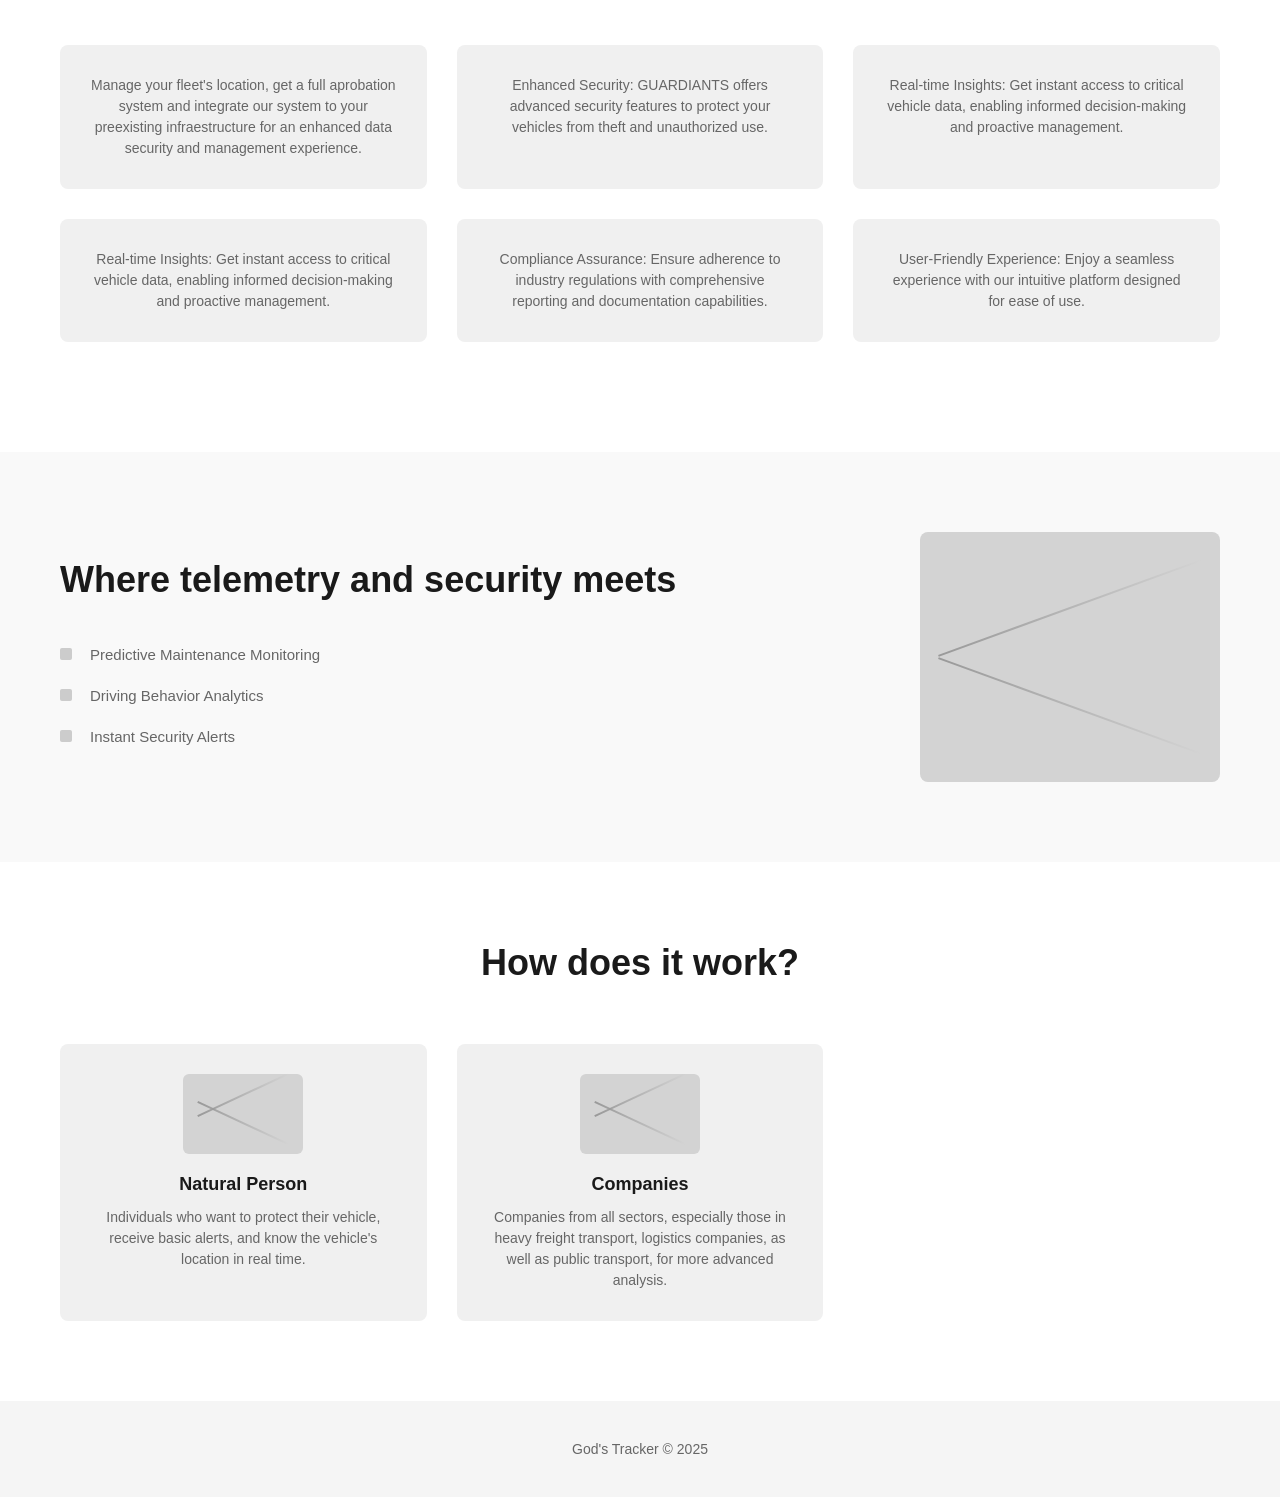
<file: landing-page.html>
<!DOCTYPE html>
<html lang="en">
<head>
    <meta charset="UTF-8">
    <meta name="viewport" content="width=device-width, initial-scale=1.0">
    <title>God's Tracker - Intelligent Vehicle Security</title>
    <style>
        * {
            margin: 0;
            padding: 0;
            box-sizing: border-box;
        }

        body {
            font-family: -apple-system, BlinkMacSystemFont, 'Segoe UI', Roboto, Oxygen, Ubuntu, Cantarell, sans-serif;
            color: #333;
            background-color: #fff;
        }

        /* Navigation */
        header {
            background-color: #f5f5f5;
            padding: 20px 60px;
            display: flex;
            justify-content: space-between;
            align-items: center;
            box-shadow: 0 1px 3px rgba(0, 0, 0, 0.1);
        }

        .header-left {
            display: flex;
            align-items: center;
            gap: 40px;
        }

        .logo {
            border: 2px solid #333;
            padding: 8px 12px;
            font-weight: bold;
            font-size: 12px;
            min-width: 60px;
            text-align: center;
        }

        .brand-name {
            font-size: 18px;
            font-weight: 600;
            color: #333;
        }

        nav ul {
            list-style: none;
            display: flex;
            gap: 30px;
        }

        nav a {
            text-decoration: none;
            color: #333;
            font-size: 14px;
            transition: color 0.3s;
        }

        nav a:hover {
            color: #666;
        }

        .header-right {
            display: flex;
            gap: 20px;
        }

        .btn-auth {
            padding: 10px 20px;
            border: none;
            background: none;
            cursor: pointer;
            font-size: 14px;
            transition: all 0.3s;
        }

        .btn-login {
            color: #333;
        }

        .btn-signup {
            background-color: #333;
            color: white;
            border-radius: 4px;
        }

        .btn-signup:hover {
            background-color: #555;
        }

        .language-switcher {
            display: flex;
            gap: 10px;
            align-items: center;
        }

        .lang-btn {
            padding: 8px 12px;
            border: 1px solid #333;
            background: white;
            color: #333;
            cursor: pointer;
            font-size: 12px;
            font-weight: 600;
            border-radius: 4px;
            transition: all 0.3s;
        }

        .lang-btn.active {
            background-color: #333;
            color: white;
        }

        .lang-btn:hover {
            background-color: #f0f0f0;
        }

        .lang-btn.active:hover {
            background-color: #555;
        }

        /* Hero Section */
        .hero {
            background-color: #e8e8e8;
            padding: 100px 60px;
            position: relative;
            overflow: hidden;
            min-height: 600px;
            display: flex;
            align-items: center;
            justify-content: flex-start;
        }

        .hero::before,
        .hero::after {
            content: '';
            position: absolute;
            background: linear-gradient(to right, #999, transparent);
        }

        .hero::before {
            width: 600px;
            height: 2px;
            top: 25%;
            left: -100px;
            transform: rotate(-25deg);
        }

        .hero::after {
            width: 600px;
            height: 2px;
            top: 50%;
            right: -200px;
            transform: rotate(25deg);
        }

        .hero-content {
            position: relative;
            z-index: 1;
            max-width: 600px;
        }

        .hero-tagline {
            font-size: 12px;
            color: #666;
            letter-spacing: 2px;
            margin-bottom: 20px;
            font-weight: 600;
        }

        .hero h1 {
            font-size: 48px;
            font-weight: 800;
            line-height: 1.2;
            margin-bottom: 40px;
            color: #1a1a1a;
        }

        .btn-cta {
            display: inline-block;
            padding: 14px 40px;
            background-color: #fff;
            color: #333;
            text-decoration: none;
            border-radius: 25px;
            font-weight: 600;
            border: 1px solid #ddd;
            transition: all 0.3s;
            cursor: pointer;
            font-size: 14px;
        }

        .btn-cta:hover {
            background-color: #f0f0f0;
            box-shadow: 0 4px 12px rgba(0, 0, 0, 0.15);
        }

        /* Mission Section */
        .mission {
            background-color: #fff;
            padding: 80px 60px;
            display: flex;
            gap: 60px;
            align-items: center;
        }

        .mission-graphic {
            width: 300px;
            height: 200px;
            background-color: #d3d3d3;
            border-radius: 8px;
            position: relative;
            flex-shrink: 0;
        }

        .mission-graphic::before,
        .mission-graphic::after {
            content: '';
            position: absolute;
            background: linear-gradient(to right, #999, transparent);
        }

        .mission-graphic::before {
            width: 250px;
            height: 2px;
            top: 30%;
            left: -50px;
            transform: rotate(-25deg);
        }

        .mission-graphic::after {
            width: 250px;
            height: 2px;
            top: 60%;
            right: -100px;
            transform: rotate(25deg);
        }

        .mission-content h2 {
            font-size: 36px;
            font-weight: 800;
            margin-bottom: 20px;
            color: #1a1a1a;
        }

        .mission-content p {
            font-size: 16px;
            line-height: 1.6;
            color: #666;
            margin-bottom: 15px;
        }

        /* Vision Section */
        .vision {
            background-color: #f9f9f9;
            padding: 80px 60px;
            display: flex;
            gap: 60px;
            align-items: center;
        }

        .vision-content {
            flex: 1;
        }

        .vision-content h2 {
            font-size: 36px;
            font-weight: 800;
            margin-bottom: 20px;
            color: #1a1a1a;
        }

        .vision-content p {
            font-size: 16px;
            line-height: 1.6;
            color: #666;
            margin-bottom: 15px;
        }

        .vision-graphic {
            width: 300px;
            height: 200px;
            background-color: #d3d3d3;
            border-radius: 8px;
            position: relative;
            flex-shrink: 0;
        }

        .vision-graphic::before,
        .vision-graphic::after {
            content: '';
            position: absolute;
            background: linear-gradient(to right, #999, transparent);
        }

        .vision-graphic::before {
            width: 250px;
            height: 2px;
            top: 30%;
            right: -50px;
            transform: rotate(25deg);
        }

        .vision-graphic::after {
            width: 250px;
            height: 2px;
            bottom: 30%;
            left: -100px;
            transform: rotate(-25deg);
        }

        /* Benefits Section */
        .benefits {
            background-color: #fff;
            padding: 80px 60px;
        }

        .benefits h2 {
            font-size: 36px;
            font-weight: 800;
            text-align: center;
            margin-bottom: 60px;
            color: #1a1a1a;
        }

        .benefits-grid {
            display: grid;
            grid-template-columns: repeat(3, 1fr);
            gap: 30px;
            margin-bottom: 30px;
        }

        .benefit-card {
            background-color: #e8e8e8;
            border-radius: 8px;
            height: 150px;
            transition: all 0.3s;
        }

        .benefit-card:hover {
            box-shadow: 0 8px 16px rgba(0, 0, 0, 0.1);
            transform: translateY(-4px);
        }

        /* Telemetry Section */
        .telemetry {
            background-color: #f9f9f9;
            padding: 80px 60px;
            display: flex;
            gap: 60px;
            align-items: center;
        }

        .telemetry-content {
            flex: 1;
        }

        .telemetry-content h2 {
            font-size: 36px;
            font-weight: 800;
            margin-bottom: 30px;
            color: #1a1a1a;
            line-height: 1.3;
        }

        .telemetry-list {
            list-style: none;
        }

        .telemetry-list li {
            padding: 12px 0;
            padding-left: 30px;
            position: relative;
            color: #666;
            font-size: 15px;
        }

        .telemetry-list li::before {
            content: '';
            position: absolute;
            left: 0;
            top: 50%;
            transform: translateY(-50%);
            width: 12px;
            height: 12px;
            background-color: #ccc;
            border-radius: 2px;
        }

        .telemetry-graphic {
            width: 300px;
            height: 250px;
            background-color: #d3d3d3;
            border-radius: 8px;
            position: relative;
            flex-shrink: 0;
        }

        .telemetry-graphic::before,
        .telemetry-graphic::after {
            content: '';
            position: absolute;
            background: linear-gradient(to right, #999, transparent);
        }

        .telemetry-graphic::before {
            width: 280px;
            height: 2px;
            top: 30%;
            left: 50%;
            transform: translateX(-50%) rotate(-20deg);
        }

        .telemetry-graphic::after {
            width: 280px;
            height: 2px;
            bottom: 30%;
            left: 50%;
            transform: translateX(-50%) rotate(20deg);
        }

        /* How It Works Section */
        .how-it-works {
            background-color: #fff;
            padding: 80px 60px;
        }

        .how-it-works h2 {
            font-size: 36px;
            font-weight: 800;
            text-align: center;
            margin-bottom: 60px;
            color: #1a1a1a;
        }

        .how-grid {
            display: grid;
            grid-template-columns: repeat(3, 1fr);
            gap: 30px;
        }

        .how-card {
            background-color: #f0f0f0;
            border-radius: 8px;
            padding: 30px;
            text-align: center;
            transition: all 0.3s;
        }

        .how-card:hover {
            background-color: #e8e8e8;
            box-shadow: 0 8px 16px rgba(0, 0, 0, 0.1);
            transform: translateY(-4px);
        }

        .how-card-icon {
            width: 120px;
            height: 80px;
            background-color: #d3d3d3;
            border-radius: 6px;
            margin: 0 auto 20px;
            position: relative;
        }

        .how-card-icon::before,
        .how-card-icon::after {
            content: '';
            position: absolute;
            background: linear-gradient(to right, #999, transparent);
        }

        .how-card-icon::before {
            width: 100px;
            height: 2px;
            top: 25%;
            left: 10px;
            transform: rotate(-25deg);
        }

        .how-card-icon::after {
            width: 100px;
            height: 2px;
            top: 60%;
            right: 10px;
            transform: rotate(25deg);
        }

        .how-card h3 {
            font-size: 18px;
            font-weight: 700;
            margin-bottom: 12px;
            color: #1a1a1a;
        }

        .how-card p {
            font-size: 14px;
            color: #666;
            line-height: 1.5;
        }

        /* Responsive */
        @media (max-width: 768px) {
            header {
                flex-direction: column;
                padding: 20px;
                gap: 20px;
            }

            .header-left {
                width: 100%;
                justify-content: space-between;
            }

            nav ul {
                gap: 15px;
                font-size: 12px;
            }

            .hero {
                padding: 50px 20px;
                min-height: auto;
            }

            .hero h1 {
                font-size: 32px;
            }

            .mission,
            .vision,
            .telemetry {
                flex-direction: column;
                padding: 40px 20px;
            }

            .mission-graphic,
            .vision-graphic,
            .telemetry-graphic {
                width: 100%;
                height: 150px;
            }

            .benefits,
            .how-it-works {
                padding: 40px 20px;
            }

            .benefits-grid,
            .how-grid {
                grid-template-columns: 1fr;
            }

            .benefits h2,
            .how-it-works h2 {
                font-size: 28px;
            }

            .mission-content h2,
            .vision-content h2,
            .telemetry-content h2 {
                font-size: 28px;
            }
        }
    </style>
</head>
<body>
    <!-- Navigation Header -->
    <header>
        <div class="header-left">
            <div class="logo">
                <img src="logo guardiants - short.png" alt="God's Tracker Logo" width="80">
            </div>
            <div class="brand-name">GOD's Tracker</div>
            <nav>
                <ul>
                    <li><a href="#home" data-i18n="headers.home">hola</a></li>
                    <li><a href="#about" data-i18n="headers.about">About Us</a></li>
                    <li><a href="#how" data-i18n="headers.how">How does it work?</a></li>
                    <li><a href="#faq" data-i18n="headers.faq">FAQs</a></li>
                    <li><a href="#contact" data-i18n="headers.contact">Contact</a></li>
                </ul>
            </nav>
        </div>
        <div class="header-right">
            <div class="language-switcher">
                <button class="lang-btn active" data-lang="en">EN</button>
                <button class="lang-btn" data-lang="es">ES</button>
            </div>
            <button class="btn-auth btn-login" data-i18n="cta.login">Login</button>
            <button class="btn-auth btn-signup" data-i18n="cta.signup">Sign Up</button>
        </div>
    </header>

    <!-- Hero Section -->
    <section class="hero" id="home">
        <div class="hero-content">
            <div class="hero-tagline" data-i18n="heroSection.tagline">Track Your Vehicle with GUARDIANTS</div>
            <h1 data-i18n="heroSection.slogan">Real-time location monitoring, advanced security features, and seamless integration for your vehicle.</h1>
            <button class="btn-cta" data-i18n="heroSection.cta">Get Started</button>
        </div>
    </section>

    <!-- Mission Section -->
    <section class="mission" id="about">
        <div class="mission-graphic"></div>
        <div class="mission-content">
            <h2 data-i18n="mission.title">Mission</h2>
            <p data-i18n="mission.content">At GUARDIANTS, we're revolutionizing vehicle security through intelligent, real-time monitoring and predictive analytics. Our mission is to protect what matters most to you with cutting-edge technology designed for the modern world.</p>
        </div>
    </section>

    <!-- Vision Section -->
    <section class="vision">
        <div class="vision-content">
            <h2 data-i18n="vision.title">Vision</h2>
            <p data-i18n="vision.content">Our vision is to create a safer and more connected world where every vehicle is protected by GUARDIANTS, empowering individuals and businesses with the confidence and peace of mind they deserve.</p>
        </div>
        <div class="vision-graphic"></div>
    </section>

    <!-- Benefits Section -->
    <section class="benefits">
        <h2 data-i18n="benefits.title">Benefits</h2>
            <div class="benefits-grid">
                <div class="how-card">
                <p data-i18n="data-i18n="benefits.benefit1"">Manage your fleet's location, get a full aprobation system and integrate our system to your preexisting infraestructure for an enhanced data security and management experience.</p>
            </div>
            <div class="how-card">
                <p data-i18n="benefits.benefit2">Enhanced Security: GUARDIANTS offers advanced security features to protect your vehicles from theft and unauthorized use.</p>
            </div>
            <div class="how-card">
                <p data-i18n="benefits.benefit3">Real-time Insights: Get instant access to critical vehicle data, enabling informed decision-making and proactive management.</p>
            </div>
            <div class="how-card">    
                <p data-i18n="benefits.benefit4">Real-time Insights: Get instant access to critical vehicle data, enabling informed decision-making and proactive management.</p>
            </div>
            <div class="how-card">
                <p data-i18n="benefits.benefit5">Compliance Assurance: Ensure adherence to industry regulations with comprehensive reporting and documentation capabilities.</p>
            </div>
            <div class="how-card">
                <p data-i18n="benefits.benefit6">User-Friendly Experience: Enjoy a seamless experience with our intuitive platform designed for ease of use.</p>
            </div>
        </div>
    </section>

    <!-- Telemetry Section -->
    <section class="telemetry" id="how">
        <div class="telemetry-content">
            <h2 data-i18n="telemetrySection.title">Where Telemetry and Security Meets</h2>
            <ul class="telemetry-list">
                <li data-i18n="telemetrySection.bullet1">Lorem ipsum dolor sit amet</li>
                <li data-i18n="telemetrySection.bullet2">Consectetur adipiscing elit</li>
                <li data-i18n="telemetrySection.bullet3">Sed do eiusmod tempor</li>
            </ul>
        </div>
        <div class="telemetry-graphic"></div>
    </section>

    <!-- How It Works Section -->
    <section class="how-it-works" id="how-works">
        <h2 data-i18n="howdoesitworkSection.title">How does it work?</h2>
        <div class="how-grid">
            <div class="how-card">
                <div class="how-card-icon"></div>
                <h3 data-i18n="howdoesitworkSection.segment1.title">Natural people</h3>
                <p data-i18n="howdoesitworkSection.segment1.description">Easily integrate God's Tracker with your vehicle in minutes.</p>
            </div>
            <div class="how-card">
                <div class="how-card-icon"></div>
                <h3 data-i18n="howdoesitworkSection.segment2.title">Enterprises and Governmental entities</h3>
                <p data-i18n="howdoesitworkSection.segment2.description">Manage your fleet's location, get a full aprobation system and integrate our system to your preexisting infraestructure for an enhanced data security and management experience.</p>
            </div>
        </div>
    </section>

    <!-- Footer -->
    <footer style="background-color: #f5f5f5; padding: 40px 60px; text-align: center; color: #666; font-size: 14px;">
        <p data-i18n="rights.content"></p>
    </footer>

    <script>
        // i18n Configuration
        const i18nConfig = {
            defaultLanguage: 'en',
            supportedLanguages: ['en', 'es']
        };

        // Store for translations
        let translations = {
            en: {},
            es: {}
        };

        // Get nested value from object using dot notation
        function getNestedValue(obj, path) {
            if (!obj || Object.keys(obj).length === 0) return null;
            return path.split('.').reduce((current, prop) => current?.[prop], obj);
        }

        // Apply translations to the page
        function applyTranslations(language) {
            // Verificación de seguridad: si el JSON está vacío, avisar en consola
            if (Object.keys(translations[language]).length === 0) {
                console.warn(`Las traducciones para ${language} están vacías. El fetch falló previamente.`);
                return;
            }

            const elements = document.querySelectorAll('[data-i18n]');
            elements.forEach(element => {
                const key = element.getAttribute('data-i18n');
                const text = getNestedValue(translations[language], key);
                
                if (text) {
                    element.innerHTML = text; // innerHTML es más seguro si tienes saltos de línea o formato
                } else {
                    console.warn(`Llave de traducción faltante: ${key}`);
                }
            });
        }

        // Set language and update UI
        function setLanguage(language) {
            if (!i18nConfig.supportedLanguages.includes(language)) {
                language = i18nConfig.defaultLanguage;
            }

            // Save language preference
            localStorage.setItem('language', language);

            // Update active button de forma más limpia
            document.querySelectorAll('.lang-btn').forEach(btn => {
                btn.classList.toggle('active', btn.getAttribute('data-lang') === language);
            });

            // Update document language
            document.documentElement.lang = language;

            // Apply translations
            applyTranslations(language);
        }

        // Load translations from JSON files
        async function loadTranslations() {
            try {
                // Cache-buster: asegura que el navegador siempre descargue la última versión del JSON
                const cacheBuster = new Date().getTime();
                
                const [enResponse, esResponse] = await Promise.all([
                    fetch(`./i18n/en.json?v=${cacheBuster}`),
                    fetch(`./i18n/es.json?v=${cacheBuster}`)
                ]);

                if (!enResponse.ok || !esResponse.ok) {
                    throw new Error("HTTP error - No se encontraron los archivos JSON");
                }
                
                translations.en = await enResponse.json();
                translations.es = await esResponse.json();
                
                // Initialize with saved language or default
                const savedLanguage = localStorage.getItem('language') || i18nConfig.defaultLanguage;
                setLanguage(savedLanguage);
            } catch (error) {
                console.error('Error crítico cargando traducciones:', error);
                alert("Error cargando los idiomas.\\n\\nAsegúrate de estar utilizando un servidor local (como Live Server) y no estar abriendo el archivo HTML directamente desde la carpeta.");
            }
        }

        // Add event listeners to language buttons
        function initLanguageSwitcher() {
            document.querySelectorAll('.lang-btn').forEach(btn => {
                btn.addEventListener('click', () => {
                    const language = btn.getAttribute('data-lang');
                    setLanguage(language);
                });
            });
        }

        // Initialize i18n when DOM is ready
        document.addEventListener('DOMContentLoaded', () => {
            loadTranslations().then(() => {
                initLanguageSwitcher();
            });
        });
    </script>
</body>
</html>
</file>
